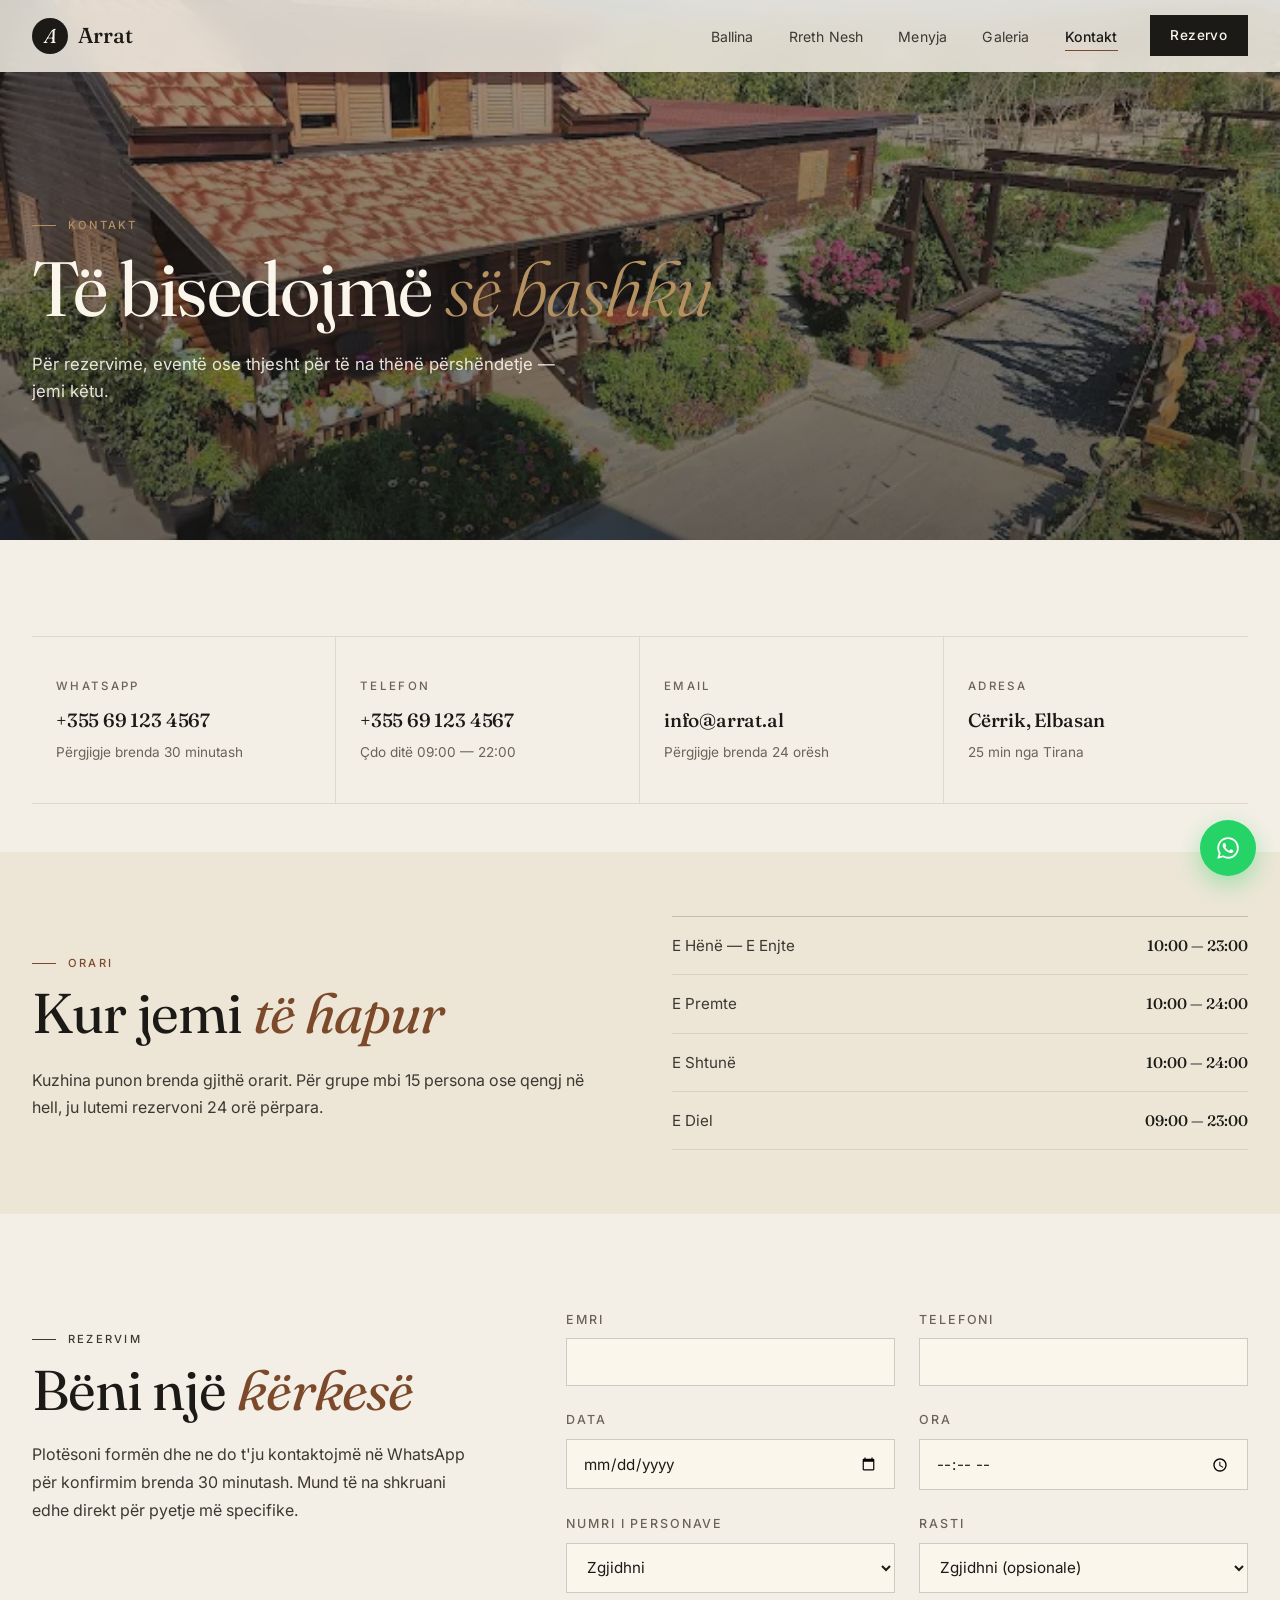
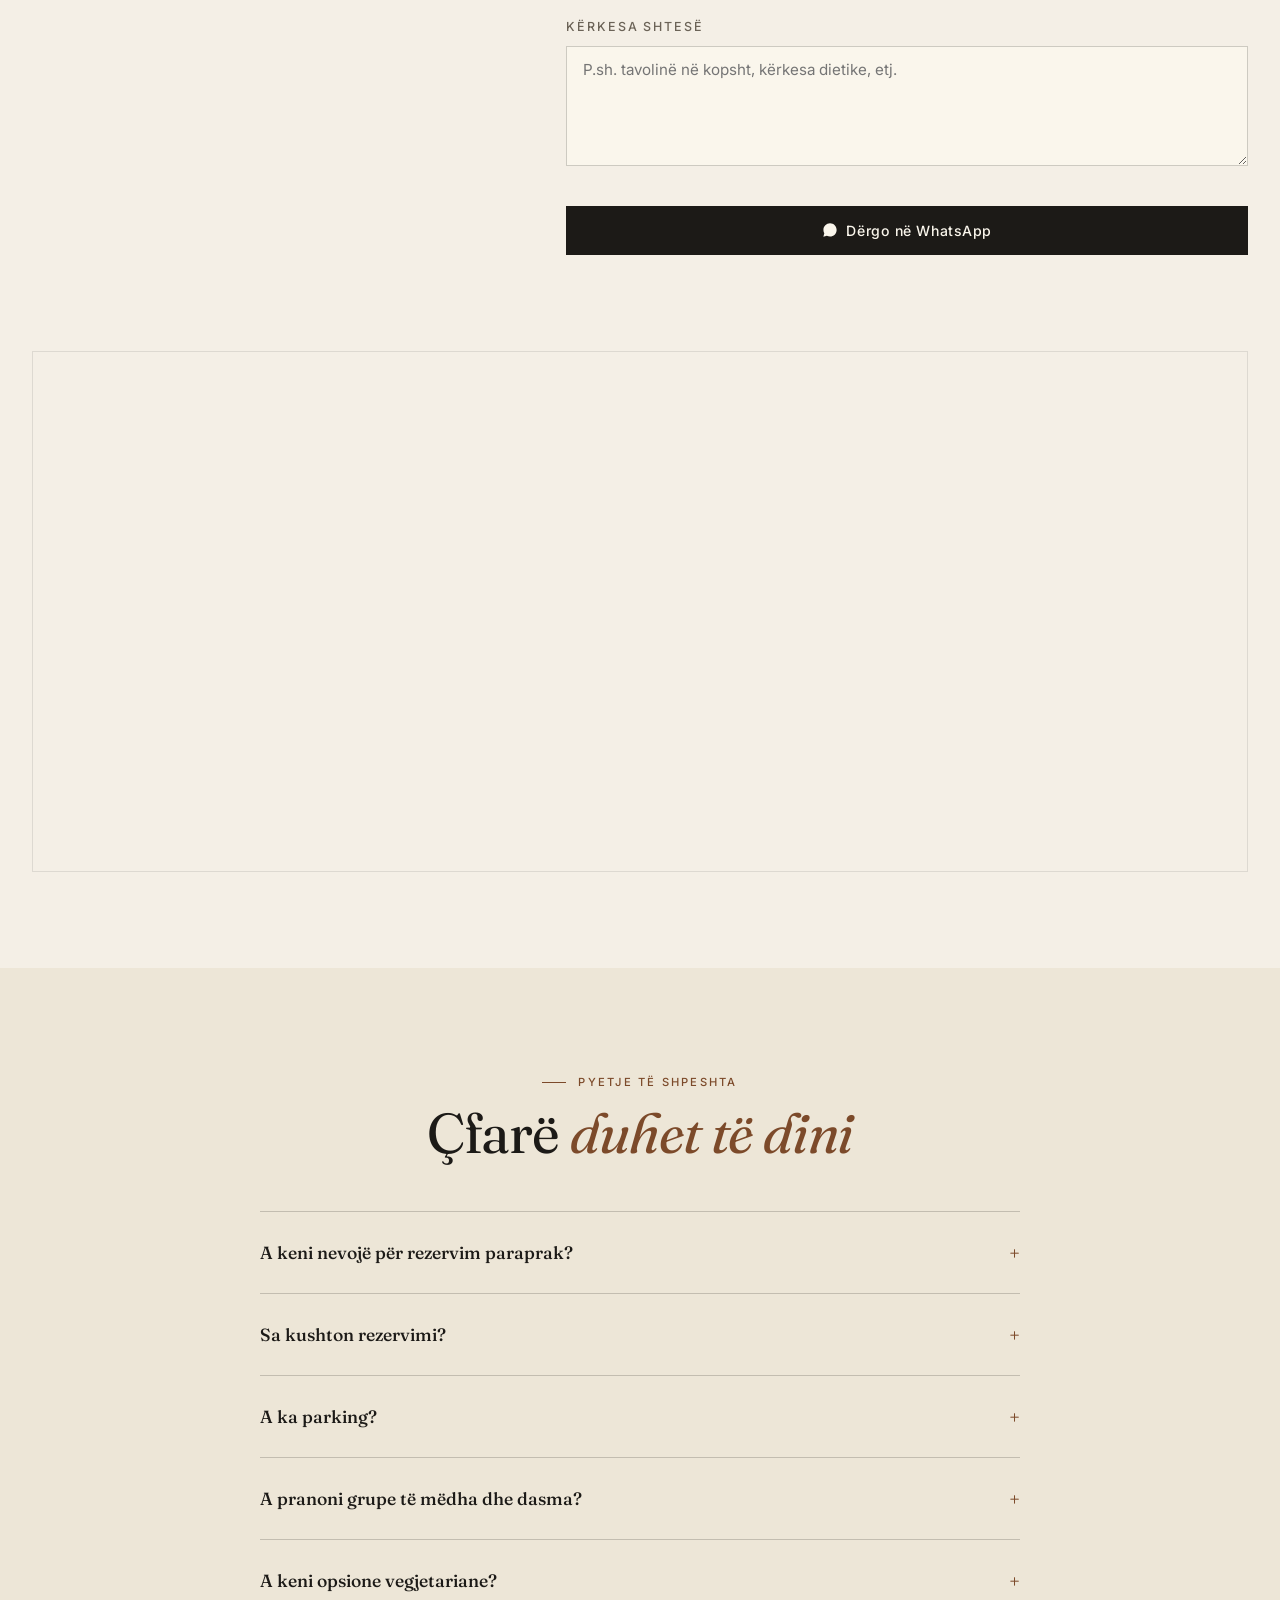
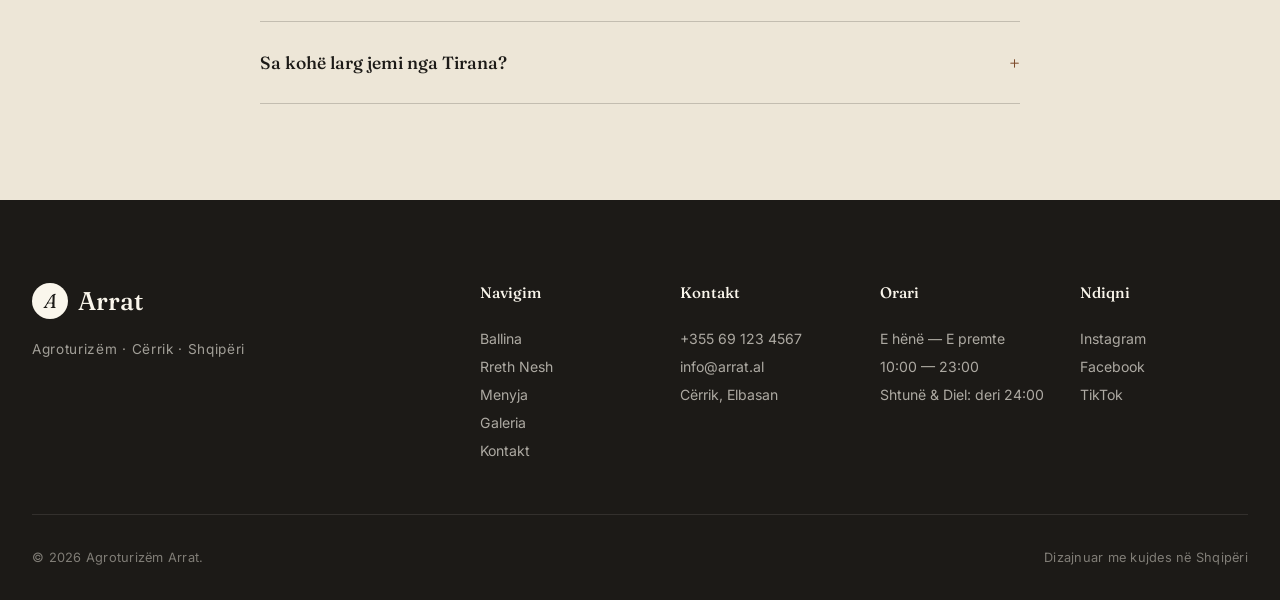
<file: kontakt.html>
<!DOCTYPE html>
<html lang="sq">
<head>
<meta charset="UTF-8">
<meta name="viewport" content="width=device-width, initial-scale=1.0">
<title>Kontakt — Arrat Agroturizëm</title>
<meta name="description" content="Kontaktoni Agroturizëm Arrat në Cërrik. Rezervime, orari, harta dhe pyetje të shpeshta.">
<link rel="preconnect" href="https://fonts.googleapis.com">
<link rel="preconnect" href="https://fonts.gstatic.com" crossorigin>
<link href="https://fonts.googleapis.com/css2?family=Fraunces:ital,opsz,wght@0,9..144,300;0,9..144,400;0,9..144,500;0,9..144,600;1,9..144,400&family=Inter:wght@300;400;500;600&display=swap" rel="stylesheet">
<link rel="stylesheet" href="styles.css">
</head>
<body>

<!-- Navigation -->
<nav class="nav" id="navbar">
  <div class="nav-inner">
    <a href="index.html" class="brand">
      <span class="brand-mark">A</span>
      <span class="brand-name">Arrat</span>
    </a>
    <ul class="nav-links" id="navMenu">
      <li><a href="index.html">Ballina</a></li>
      <li><a href="rreth-nesh.html">Rreth Nesh</a></li>
      <li><a href="menu.html">Menyja</a></li>
      <li><a href="galeria.html">Galeria</a></li>
      <li><a href="kontakt.html" class="active">Kontakt</a></li>
    </ul>
    <a href="https://wa.me/355691234567?text=P%C3%ABrsh%C3%ABndetje%2C%20d%C3%ABshiroj%20t%C3%AB%20rezervoj" class="nav-cta">Rezervo</a>
    <button class="nav-toggle" id="menuToggle" aria-label="Menu">
      <span></span><span></span>
    </button>
  </div>
</nav>

<!-- Page Header -->
<header class="page-header">
  <div class="page-header-bg"><img src="[data-uri]" alt=""></div>
  <div class="page-header-content">
    <p class="eyebrow light"><span class="eyebrow-dash"></span>Kontakt</p>
    <h1 class="page-header-title">Të bisedojmë <em>së bashku</em></h1>
    <p class="page-header-sub">Për rezervime, eventë ose thjesht për të na thënë përshëndetje — jemi këtu.</p>
  </div>
</header>

<!-- Contact cards -->
<section class="contact-intro">
  <div class="container">
    <div class="contact-grid">
      <div class="contact-card">
        <p class="contact-card-label">WhatsApp</p>
        <a href="https://wa.me/355691234567" class="contact-card-value">+355 69 123 4567</a>
        <p class="contact-card-sub">Përgjigje brenda 30 minutash</p>
      </div>
      <div class="contact-card">
        <p class="contact-card-label">Telefon</p>
        <a href="tel:+355691234567" class="contact-card-value">+355 69 123 4567</a>
        <p class="contact-card-sub">Çdo ditë 09:00 — 22:00</p>
      </div>
      <div class="contact-card">
        <p class="contact-card-label">Email</p>
        <a href="mailto:info@arrat.al" class="contact-card-value">info@arrat.al</a>
        <p class="contact-card-sub">Përgjigje brenda 24 orësh</p>
      </div>
      <div class="contact-card">
        <p class="contact-card-label">Adresa</p>
        <span class="contact-card-value">Cërrik, Elbasan</span>
        <p class="contact-card-sub">25 min nga Tirana</p>
      </div>
    </div>
  </div>
</section>

<!-- Hours -->
<section class="hours-section">
  <div class="container">
    <div class="hours-grid">
      <div>
        <p class="eyebrow"><span class="eyebrow-dash"></span>Orari</p>
        <h2 class="h-display">Kur jemi <em>të hapur</em></h2>
        <p style="margin-top: 1.5rem; color: var(--ink-70); line-height: 1.7;">Kuzhina punon brenda gjithë orarit. Për grupe mbi 15 persona ose qengj në hell, ju lutemi rezervoni 24 orë përpara.</p>
      </div>
      <div class="hours-list">
        <div class="hours-row">
          <span class="hours-day">E Hënë — E Enjte</span>
          <span class="hours-time">10:00 — 23:00</span>
        </div>
        <div class="hours-row">
          <span class="hours-day">E Premte</span>
          <span class="hours-time">10:00 — 24:00</span>
        </div>
        <div class="hours-row">
          <span class="hours-day">E Shtunë</span>
          <span class="hours-time">10:00 — 24:00</span>
        </div>
        <div class="hours-row">
          <span class="hours-day">E Diel</span>
          <span class="hours-time">09:00 — 23:00</span>
        </div>
      </div>
    </div>
  </div>
</section>

<!-- Reservation Form -->
<section class="reservation">
  <div class="container">
    <div class="reservation-grid">
      <div class="reservation-intro">
        <p class="eyebrow"><span class="eyebrow-dash"></span>Rezervim</p>
        <h2 class="h-display">Bëni një <em>kërkesë</em></h2>
        <p>Plotësoni formën dhe ne do t'ju kontaktojmë në WhatsApp për konfirmim brenda 30 minutash. Mund të na shkruani edhe direkt për pyetje më specifike.</p>
      </div>
      <form id="reservationForm">
        <div class="form-grid">
          <div class="form-group">
            <label class="form-label" for="name">Emri</label>
            <input class="form-input" type="text" id="name" name="name" required>
          </div>
          <div class="form-group">
            <label class="form-label" for="phone">Telefoni</label>
            <input class="form-input" type="tel" id="phone" name="phone" required>
          </div>
          <div class="form-group">
            <label class="form-label" for="date">Data</label>
            <input class="form-input" type="date" id="date" name="date" required>
          </div>
          <div class="form-group">
            <label class="form-label" for="time">Ora</label>
            <input class="form-input" type="time" id="time" name="time" required>
          </div>
          <div class="form-group">
            <label class="form-label" for="people">Numri i personave</label>
            <select class="form-select" id="people" name="people" required>
              <option value="">Zgjidhni</option>
              <option value="2">2 persona</option>
              <option value="3-4">3-4 persona</option>
              <option value="5-8">5-8 persona</option>
              <option value="9-15">9-15 persona</option>
              <option value="16+">16+ persona</option>
            </select>
          </div>
          <div class="form-group">
            <label class="form-label" for="occasion">Rasti</label>
            <select class="form-select" id="occasion" name="occasion">
              <option value="">Zgjidhni (opsionale)</option>
              <option value="Drekë familjare">Drekë familjare</option>
              <option value="Darkë romantike">Darkë romantike</option>
              <option value="Ditëlindje">Ditëlindje</option>
              <option value="Dasmë">Dasmë</option>
              <option value="Event biznesi">Event biznesi</option>
              <option value="Tjetër">Tjetër</option>
            </select>
          </div>
          <div class="form-group form-full">
            <label class="form-label" for="message">Kërkesa shtesë</label>
            <textarea class="form-textarea" id="message" name="message" placeholder="P.sh. tavolinë në kopsht, kërkesa dietike, etj."></textarea>
          </div>
          <button type="submit" class="btn btn-dark form-submit">
            <svg viewBox="0 0 24 24" fill="currentColor" width="16" height="16"><path d="M12.04 2c-5.46 0-9.91 4.45-9.91 9.91 0 1.75.46 3.45 1.32 4.95L2.05 22l5.25-1.38c1.45.79 3.08 1.21 4.74 1.21 5.46 0 9.91-4.45 9.91-9.91 0-2.65-1.03-5.14-2.9-7.01C17.18 3.03 14.69 2 12.04 2"/></svg>
            Dërgo në WhatsApp
          </button>
        </div>
      </form>
    </div>
  </div>
</section>

<!-- Map -->
<section class="map-section">
  <div class="container">
    <div class="map-wrap">
      <iframe src="https://www.google.com/maps/embed?pb=!1m18!1m12!1m3!1d2992.4!2d19.9756!3d41.0383!2m3!1f0!2f0!3f0!3m2!1i1024!2i768!4f13.1!3m3!1m2!1s0x0%3A0x0!2zNDHCsDAyJzE3LjkiTiAxOcKwNTgnMzIuMiJF!5e0!3m2!1ssq!2sal!4v1700000000000" allowfullscreen="" loading="lazy" referrerpolicy="no-referrer-when-downgrade" title="Harta e Arrat"></iframe>
    </div>
  </div>
</section>

<!-- FAQ -->
<section class="faq">
  <div class="container">
    <div class="faq-head">
      <p class="eyebrow"><span class="eyebrow-dash"></span>Pyetje të shpeshta</p>
      <h2 class="h-display">Çfarë <em>duhet të dini</em></h2>
    </div>
    <div class="faq-list">
      <div class="faq-item">
        <div class="faq-question">A keni nevojë për rezervim paraprak? <span class="faq-icon">+</span></div>
        <div class="faq-answer"><p>Rezervimi nuk është i detyrueshëm, por është rekomandueshëm — sidomos për fundjavë, festa dhe grupe. Për qengj në hell ose menu të personalizuara, na kontaktoni 24 orë përpara.</p></div>
      </div>
      <div class="faq-item">
        <div class="faq-question">Sa kushton rezervimi? <span class="faq-icon">+</span></div>
        <div class="faq-answer"><p>Rezervimi është falas. Paguani vetëm për atë që konsumoni nga menyja. Për eventë të mëdha (mbi 50 persona) mund të kërkojmë depozitë të vogël.</p></div>
      </div>
      <div class="faq-item">
        <div class="faq-question">A ka parking? <span class="faq-icon">+</span></div>
        <div class="faq-answer"><p>Po, kemi parking falas për rreth 60 makina, brenda territorit tonë.</p></div>
      </div>
      <div class="faq-item">
        <div class="faq-question">A pranoni grupe të mëdha dhe dasma? <span class="faq-icon">+</span></div>
        <div class="faq-answer"><p>Po, kemi sallë të madhe me oxhak qendror dhe hapësirë në kopsht për deri 200 persona. Për dasma dhe eventë na kontaktoni për një takim personal.</p></div>
      </div>
      <div class="faq-item">
        <div class="faq-question">A keni opsione vegjetariane? <span class="faq-icon">+</span></div>
        <div class="faq-answer"><p>Absolutisht. Shumica e pjatave të mezeve, sallatave dhe ëmbëlsirave janë vegjetariane. Na njoftoni paraprakisht për kërkesa specifike (vegane, pa gluten, etj.).</p></div>
      </div>
      <div class="faq-item">
        <div class="faq-question">Sa kohë larg jemi nga Tirana? <span class="faq-icon">+</span></div>
        <div class="faq-answer"><p>Rreth 25 minuta me makinë nga qendra e Tiranës nëpër autostradën Tiranë-Elbasan. 15 minuta nga Elbasani dhe 35 minuta nga Durrësi.</p></div>
      </div>
    </div>
  </div>
</section>

<!-- Footer -->
<footer class="footer">
  <div class="container">
    <div class="footer-top">
      <div class="footer-brand">
        <div class="footer-brand-logo">
          <span class="brand-mark">A</span>
          <span class="footer-brand-name">Arrat</span>
        </div>
        <p class="footer-tagline">Agroturizëm · Cërrik · Shqipëri</p>
      </div>
      <div class="footer-cols">
        <div class="footer-col">
          <h4>Navigim</h4>
          <a href="index.html">Ballina</a>
          <a href="rreth-nesh.html">Rreth Nesh</a>
          <a href="menu.html">Menyja</a>
          <a href="galeria.html">Galeria</a>
          <a href="kontakt.html">Kontakt</a>
        </div>
        <div class="footer-col">
          <h4>Kontakt</h4>
          <a href="tel:+355691234567">+355 69 123 4567</a>
          <a href="mailto:info@arrat.al">info@arrat.al</a>
          <span>Cërrik, Elbasan</span>
        </div>
        <div class="footer-col">
          <h4>Orari</h4>
          <span>E hënë — E premte</span>
          <span>10:00 — 23:00</span>
          <span>Shtunë & Diel: deri 24:00</span>
        </div>
        <div class="footer-col">
          <h4>Ndiqni</h4>
          <a href="#">Instagram</a>
          <a href="#">Facebook</a>
          <a href="#">TikTok</a>
        </div>
      </div>
    </div>
    <div class="footer-bottom">
      <p>© <span id="currentYear">2026</span> Agroturizëm Arrat.</p>
      <p>Dizajnuar me kujdes në Shqipëri</p>
    </div>
  </div>
</footer>

<!-- Floating WhatsApp -->
<a href="https://wa.me/355691234567?text=P%C3%ABrsh%C3%ABndetje%2C%20d%C3%ABshiroj%20informacion%20p%C3%ABr%20Agroturiz%C3%ABm%20Arrat" class="fab-wa" aria-label="WhatsApp">
  <svg viewBox="0 0 24 24" fill="currentColor" width="26" height="26"><path d="M12.04 2c-5.46 0-9.91 4.45-9.91 9.91 0 1.75.46 3.45 1.32 4.95L2.05 22l5.25-1.38c1.45.79 3.08 1.21 4.74 1.21 5.46 0 9.91-4.45 9.91-9.91 0-2.65-1.03-5.14-2.9-7.01C17.18 3.03 14.69 2 12.04 2m.01 1.67c2.2 0 4.26.86 5.82 2.42a8.23 8.23 0 0 1 2.41 5.83c0 4.54-3.7 8.23-8.24 8.23-1.48 0-2.93-.39-4.19-1.15l-.3-.17-3.12.82.83-3.04-.2-.32a8.188 8.188 0 0 1-1.26-4.38c.01-4.54 3.7-8.24 8.25-8.24M8.53 7.33c-.16 0-.43.06-.66.31-.22.25-.87.86-.87 2.07 0 1.22.89 2.39 1 2.56.14.17 1.76 2.67 4.25 3.73.59.27 1.05.42 1.41.53.59.19 1.13.16 1.56.1.48-.07 1.46-.6 1.67-1.18.2-.58.2-1.07.14-1.18-.07-.1-.23-.16-.48-.27-.25-.14-1.47-.74-1.69-.82-.23-.08-.37-.12-.56.12-.16.25-.64.81-.78.97-.15.17-.29.19-.53.07-.26-.13-1.06-.39-2-1.23-.74-.66-1.23-1.47-1.38-1.72-.12-.24-.01-.39.11-.5.11-.11.27-.29.37-.44.13-.14.17-.25.25-.41.08-.17.04-.31-.02-.43-.06-.11-.56-1.35-.77-1.84-.2-.48-.4-.42-.56-.43-.14 0-.3-.01-.47-.01"/></svg>
</a>

<script src="script.js"></script>
</body>
</html>
</file>
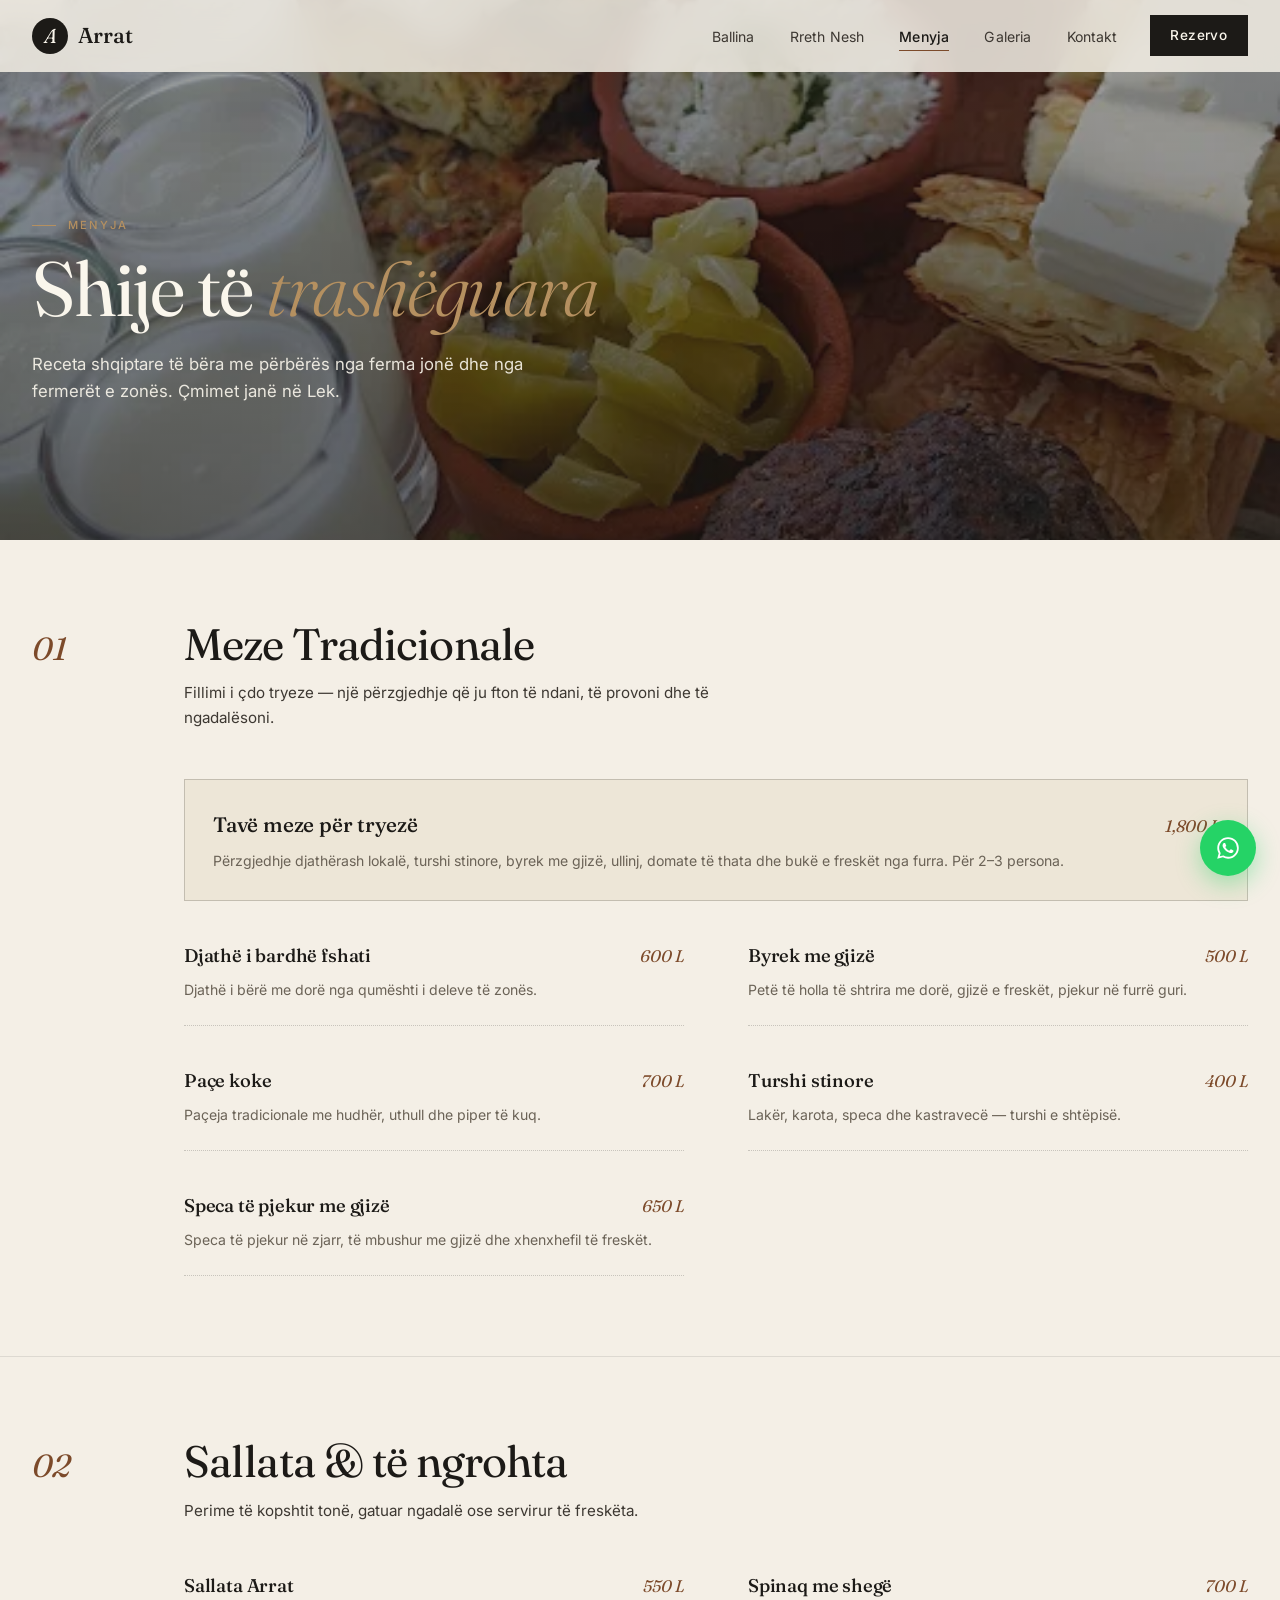
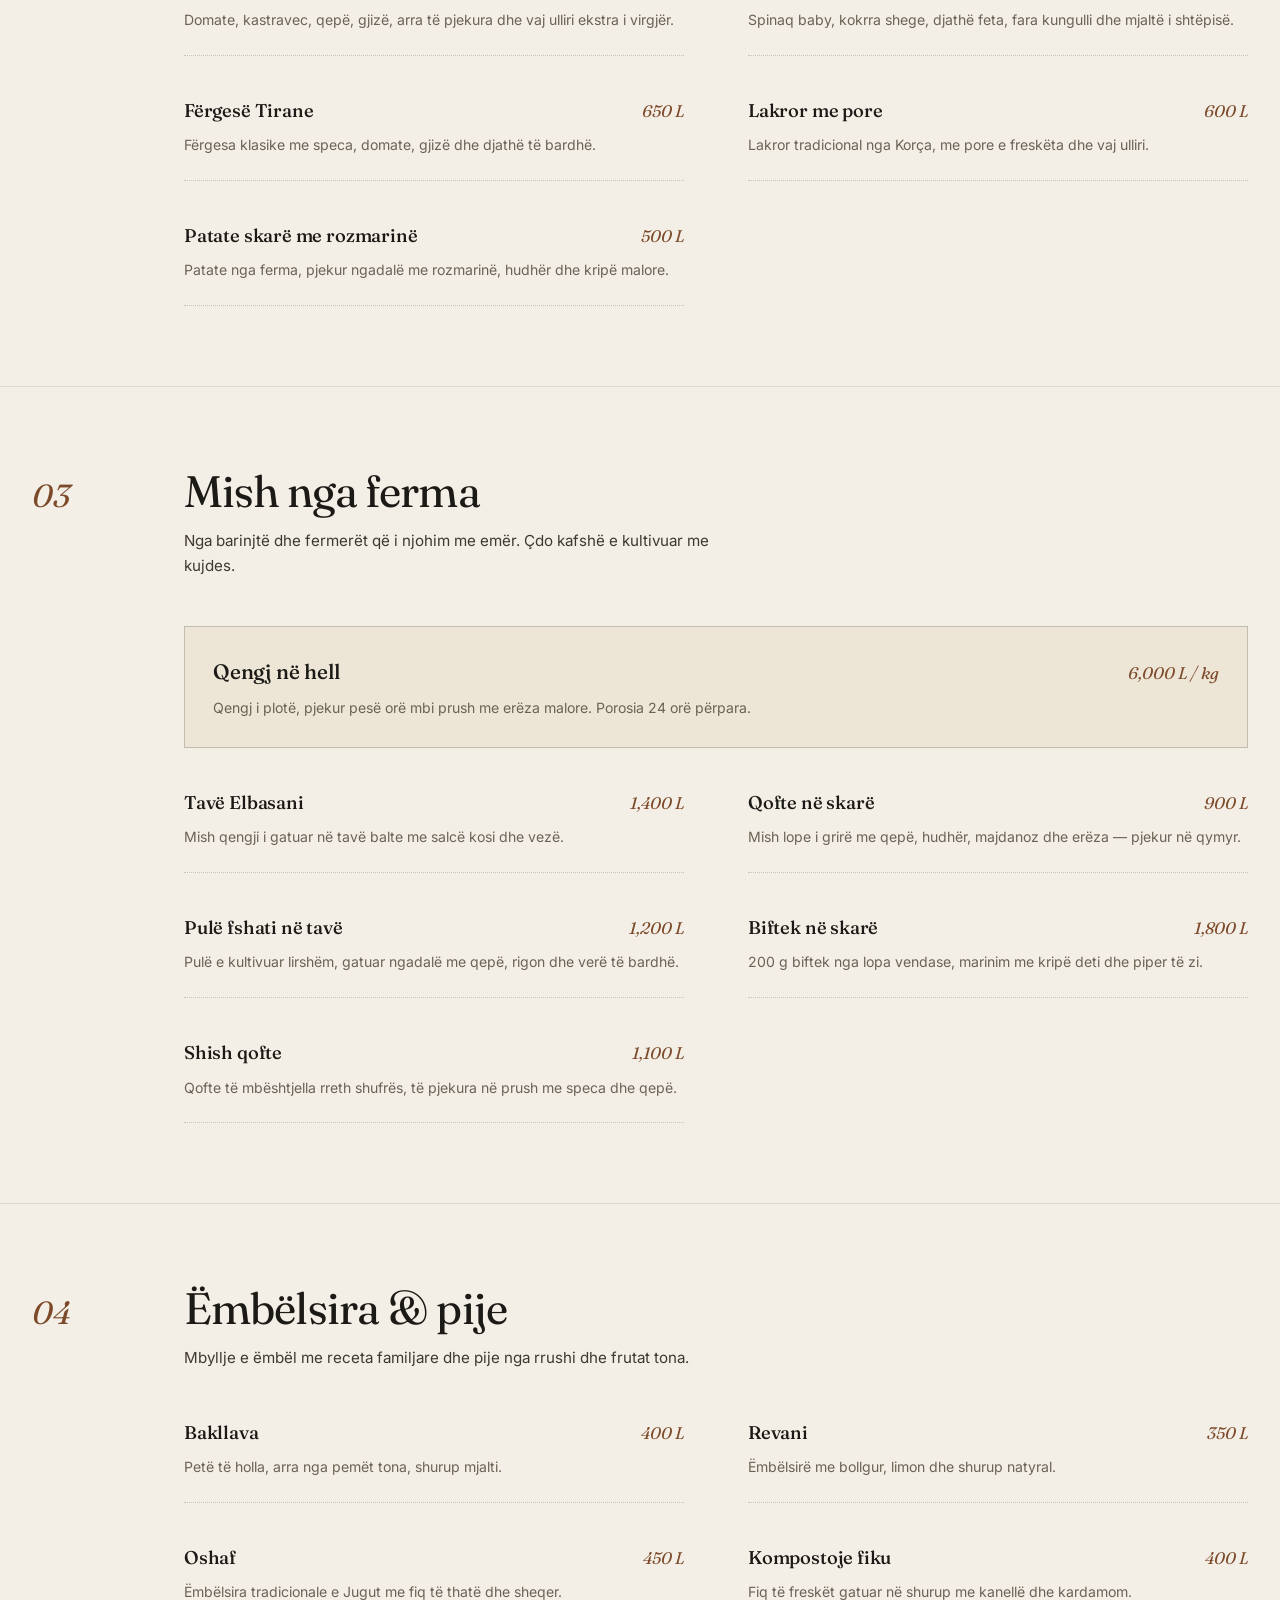
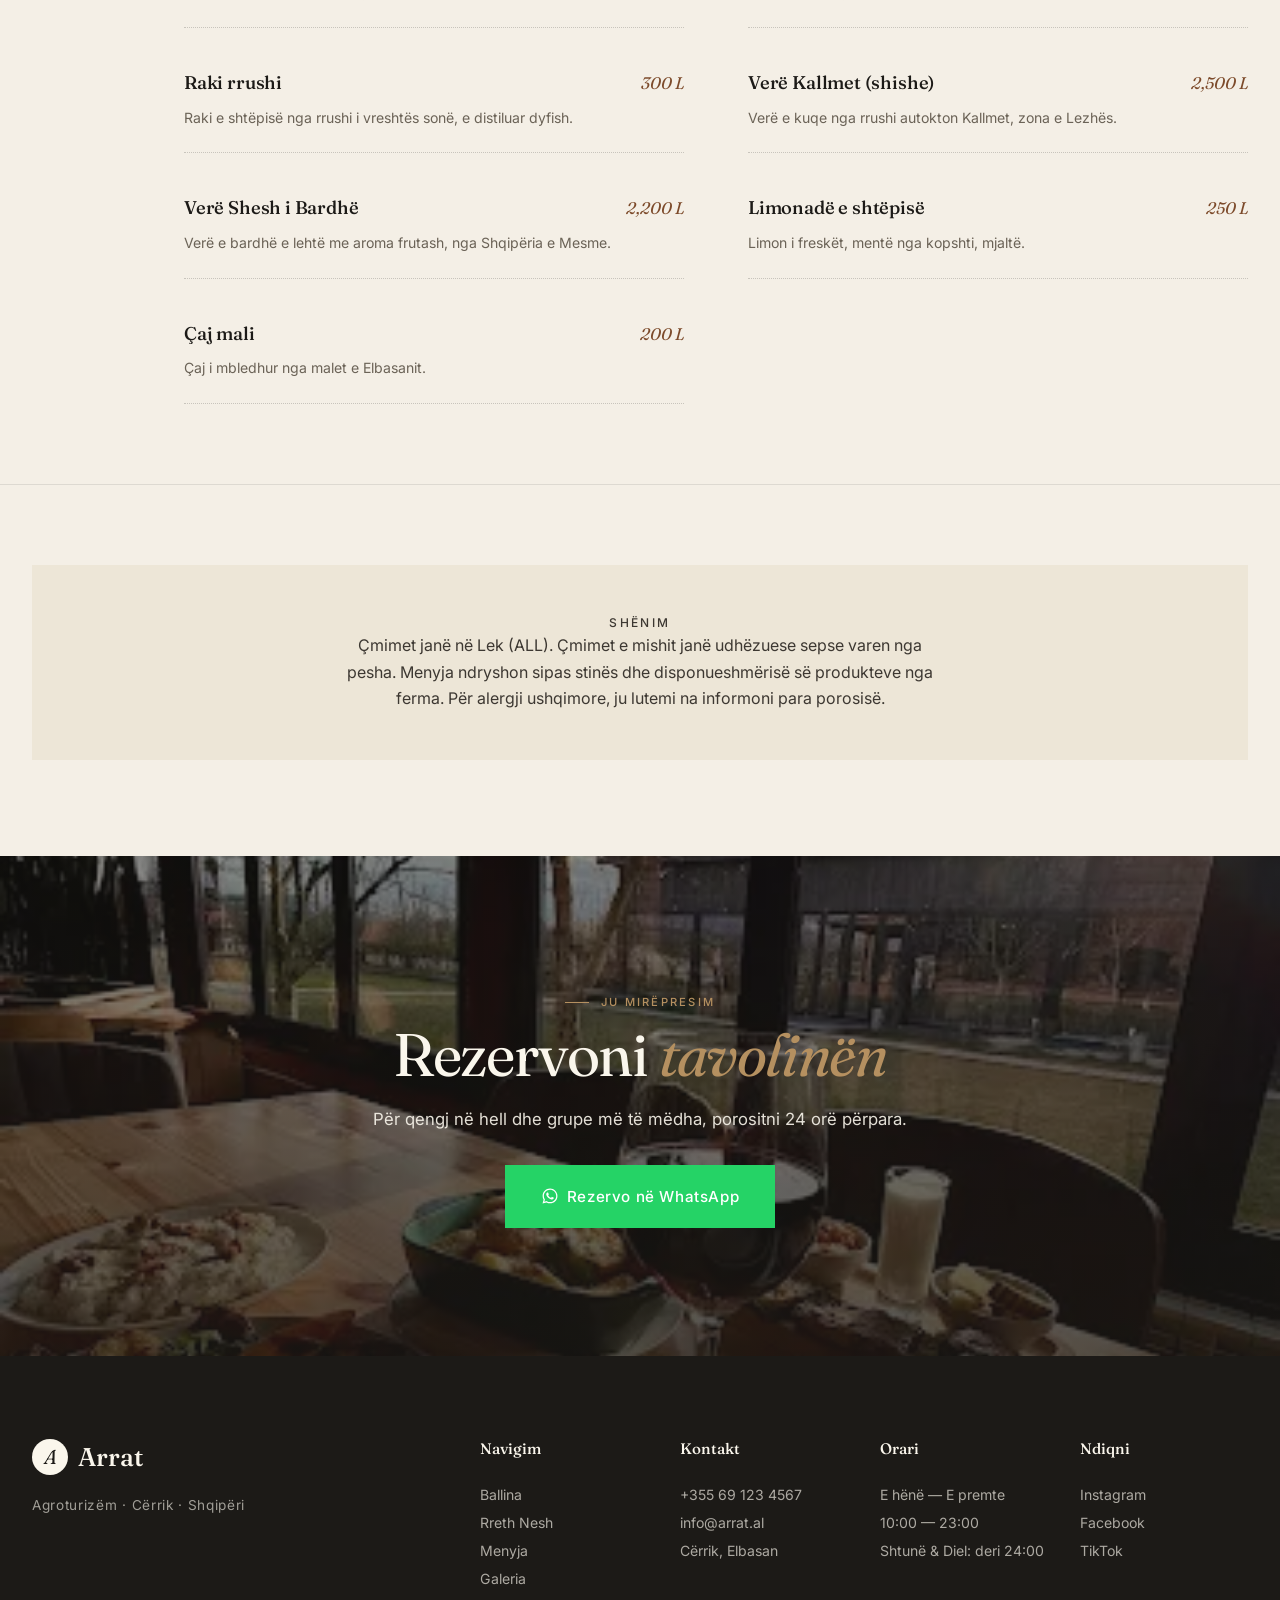
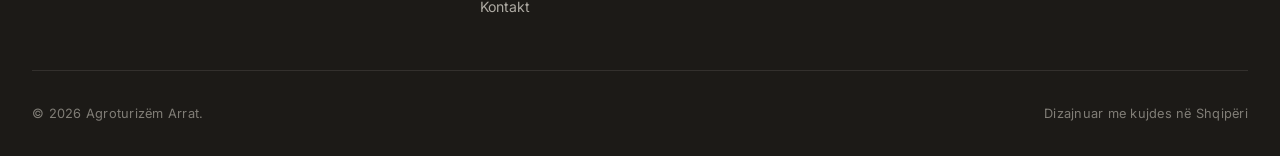
<file: menu.html>
<!DOCTYPE html>
<html lang="sq">
<head>
<meta charset="UTF-8">
<meta name="viewport" content="width=device-width, initial-scale=1.0">
<title>Menyja — Arrat Agroturizëm</title>
<meta name="description" content="Menyja e Agroturizëm Arrat — kuzhinë tradicionale shqiptare, meze, mish nga ferma, ëmbëlsira dhe pije lokale.">
<link rel="preconnect" href="https://fonts.googleapis.com">
<link rel="preconnect" href="https://fonts.gstatic.com" crossorigin>
<link href="https://fonts.googleapis.com/css2?family=Fraunces:ital,opsz,wght@0,9..144,300;0,9..144,400;0,9..144,500;0,9..144,600;1,9..144,400&family=Inter:wght@300;400;500;600&display=swap" rel="stylesheet">
<link rel="stylesheet" href="styles.css">
</head>
<body>

<!-- Navigation -->
<nav class="nav" id="navbar">
  <div class="nav-inner">
    <a href="index.html" class="brand">
      <span class="brand-mark">A</span>
      <span class="brand-name">Arrat</span>
    </a>
    <ul class="nav-links" id="navMenu">
      <li><a href="index.html">Ballina</a></li>
      <li><a href="rreth-nesh.html">Rreth Nesh</a></li>
      <li><a href="menu.html" class="active">Menyja</a></li>
      <li><a href="galeria.html">Galeria</a></li>
      <li><a href="kontakt.html">Kontakt</a></li>
    </ul>
    <a href="https://wa.me/355691234567?text=P%C3%ABrsh%C3%ABndetje%2C%20d%C3%ABshiroj%20t%C3%AB%20rezervoj" class="nav-cta">Rezervo</a>
    <button class="nav-toggle" id="menuToggle" aria-label="Menu">
      <span></span><span></span>
    </button>
  </div>
</nav>

<!-- Page Header -->
<header class="page-header">
  <div class="page-header-bg"><img src="[data-uri]" alt=""></div>
  <div class="page-header-content">
    <p class="eyebrow light"><span class="eyebrow-dash"></span>Menyja</p>
    <h1 class="page-header-title">Shije të <em>trashëguara</em></h1>
    <p class="page-header-sub">Receta shqiptare të bëra me përbërës nga ferma jonë dhe nga fermerët e zonës. Çmimet janë në Lek.</p>
  </div>
</header>

<!-- Menu Section 01 — Meze -->
<section class="menu-section">
  <div class="container">
    <div class="menu-section-head">
      <span class="menu-section-num">01</span>
      <div>
        <h2 class="menu-section-title">Meze Tradicionale</h2>
        <p class="menu-section-desc">Fillimi i çdo tryeze — një përzgjedhje që ju fton të ndani, të provoni dhe të ngadalësoni.</p>
      </div>
    </div>
    <div class="menu-list">
      <div class="menu-item featured">
        <div class="menu-item-head">
          <span class="menu-item-name">Tavë meze për tryezë</span>
          <span class="menu-item-price">1,800 L</span>
        </div>
        <p class="menu-item-desc">Përzgjedhje djathërash lokalë, turshi stinore, byrek me gjizë, ullinj, domate të thata dhe bukë e freskët nga furra. Për 2–3 persona.</p>
      </div>
      <div class="menu-item">
        <div class="menu-item-head">
          <span class="menu-item-name">Djathë i bardhë fshati</span>
          <span class="menu-item-price">600 L</span>
        </div>
        <p class="menu-item-desc">Djathë i bërë me dorë nga qumështi i deleve të zonës.</p>
      </div>
      <div class="menu-item">
        <div class="menu-item-head">
          <span class="menu-item-name">Byrek me gjizë</span>
          <span class="menu-item-price">500 L</span>
        </div>
        <p class="menu-item-desc">Petë të holla të shtrira me dorë, gjizë e freskët, pjekur në furrë guri.</p>
      </div>
      <div class="menu-item">
        <div class="menu-item-head">
          <span class="menu-item-name">Paçe koke</span>
          <span class="menu-item-price">700 L</span>
        </div>
        <p class="menu-item-desc">Paçeja tradicionale me hudhër, uthull dhe piper të kuq.</p>
      </div>
      <div class="menu-item">
        <div class="menu-item-head">
          <span class="menu-item-name">Turshi stinore</span>
          <span class="menu-item-price">400 L</span>
        </div>
        <p class="menu-item-desc">Lakër, karota, speca dhe kastravecë — turshi e shtëpisë.</p>
      </div>
      <div class="menu-item">
        <div class="menu-item-head">
          <span class="menu-item-name">Speca të pjekur me gjizë</span>
          <span class="menu-item-price">650 L</span>
        </div>
        <p class="menu-item-desc">Speca të pjekur në zjarr, të mbushur me gjizë dhe xhenxhefil të freskët.</p>
      </div>
    </div>
  </div>
</section>

<!-- Menu Section 02 — Sallata & të ngrohta -->
<section class="menu-section">
  <div class="container">
    <div class="menu-section-head">
      <span class="menu-section-num">02</span>
      <div>
        <h2 class="menu-section-title">Sallata & të ngrohta</h2>
        <p class="menu-section-desc">Perime të kopshtit tonë, gatuar ngadalë ose servirur të freskëta.</p>
      </div>
    </div>
    <div class="menu-list">
      <div class="menu-item">
        <div class="menu-item-head">
          <span class="menu-item-name">Sallata Arrat</span>
          <span class="menu-item-price">550 L</span>
        </div>
        <p class="menu-item-desc">Domate, kastravec, qepë, gjizë, arra të pjekura dhe vaj ulliri ekstra i virgjër.</p>
      </div>
      <div class="menu-item">
        <div class="menu-item-head">
          <span class="menu-item-name">Spinaq me shegë</span>
          <span class="menu-item-price">700 L</span>
        </div>
        <p class="menu-item-desc">Spinaq baby, kokrra shege, djathë feta, fara kungulli dhe mjaltë i shtëpisë.</p>
      </div>
      <div class="menu-item">
        <div class="menu-item-head">
          <span class="menu-item-name">Fërgesë Tirane</span>
          <span class="menu-item-price">650 L</span>
        </div>
        <p class="menu-item-desc">Fërgesa klasike me speca, domate, gjizë dhe djathë të bardhë.</p>
      </div>
      <div class="menu-item">
        <div class="menu-item-head">
          <span class="menu-item-name">Lakror me pore</span>
          <span class="menu-item-price">600 L</span>
        </div>
        <p class="menu-item-desc">Lakror tradicional nga Korça, me pore e freskëta dhe vaj ulliri.</p>
      </div>
      <div class="menu-item">
        <div class="menu-item-head">
          <span class="menu-item-name">Patate skarë me rozmarinë</span>
          <span class="menu-item-price">500 L</span>
        </div>
        <p class="menu-item-desc">Patate nga ferma, pjekur ngadalë me rozmarinë, hudhër dhe kripë malore.</p>
      </div>
    </div>
  </div>
</section>

<!-- Menu Section 03 — Mish -->
<section class="menu-section">
  <div class="container">
    <div class="menu-section-head">
      <span class="menu-section-num">03</span>
      <div>
        <h2 class="menu-section-title">Mish nga ferma</h2>
        <p class="menu-section-desc">Nga barinjtë dhe fermerët që i njohim me emër. Çdo kafshë e kultivuar me kujdes.</p>
      </div>
    </div>
    <div class="menu-list">
      <div class="menu-item featured">
        <div class="menu-item-head">
          <span class="menu-item-name">Qengj në hell</span>
          <span class="menu-item-price">6,000 L / kg</span>
        </div>
        <p class="menu-item-desc">Qengj i plotë, pjekur pesë orë mbi prush me erëza malore. Porosia 24 orë përpara.</p>
      </div>
      <div class="menu-item">
        <div class="menu-item-head">
          <span class="menu-item-name">Tavë Elbasani</span>
          <span class="menu-item-price">1,400 L</span>
        </div>
        <p class="menu-item-desc">Mish qengji i gatuar në tavë balte me salcë kosi dhe vezë.</p>
      </div>
      <div class="menu-item">
        <div class="menu-item-head">
          <span class="menu-item-name">Qofte në skarë</span>
          <span class="menu-item-price">900 L</span>
        </div>
        <p class="menu-item-desc">Mish lope i grirë me qepë, hudhër, majdanoz dhe erëza — pjekur në qymyr.</p>
      </div>
      <div class="menu-item">
        <div class="menu-item-head">
          <span class="menu-item-name">Pulë fshati në tavë</span>
          <span class="menu-item-price">1,200 L</span>
        </div>
        <p class="menu-item-desc">Pulë e kultivuar lirshëm, gatuar ngadalë me qepë, rigon dhe verë të bardhë.</p>
      </div>
      <div class="menu-item">
        <div class="menu-item-head">
          <span class="menu-item-name">Biftek në skarë</span>
          <span class="menu-item-price">1,800 L</span>
        </div>
        <p class="menu-item-desc">200 g biftek nga lopa vendase, marinim me kripë deti dhe piper të zi.</p>
      </div>
      <div class="menu-item">
        <div class="menu-item-head">
          <span class="menu-item-name">Shish qofte</span>
          <span class="menu-item-price">1,100 L</span>
        </div>
        <p class="menu-item-desc">Qofte të mbështjella rreth shufrës, të pjekura në prush me speca dhe qepë.</p>
      </div>
    </div>
  </div>
</section>

<!-- Menu Section 04 — Ëmbëlsira -->
<section class="menu-section">
  <div class="container">
    <div class="menu-section-head">
      <span class="menu-section-num">04</span>
      <div>
        <h2 class="menu-section-title">Ëmbëlsira & pije</h2>
        <p class="menu-section-desc">Mbyllje e ëmbël me receta familjare dhe pije nga rrushi dhe frutat tona.</p>
      </div>
    </div>
    <div class="menu-list">
      <div class="menu-item">
        <div class="menu-item-head">
          <span class="menu-item-name">Bakllava</span>
          <span class="menu-item-price">400 L</span>
        </div>
        <p class="menu-item-desc">Petë të holla, arra nga pemët tona, shurup mjalti.</p>
      </div>
      <div class="menu-item">
        <div class="menu-item-head">
          <span class="menu-item-name">Revani</span>
          <span class="menu-item-price">350 L</span>
        </div>
        <p class="menu-item-desc">Ëmbëlsirë me bollgur, limon dhe shurup natyral.</p>
      </div>
      <div class="menu-item">
        <div class="menu-item-head">
          <span class="menu-item-name">Oshaf</span>
          <span class="menu-item-price">450 L</span>
        </div>
        <p class="menu-item-desc">Ëmbëlsira tradicionale e Jugut me fiq të thatë dhe sheqer.</p>
      </div>
      <div class="menu-item">
        <div class="menu-item-head">
          <span class="menu-item-name">Kompostoje fiku</span>
          <span class="menu-item-price">400 L</span>
        </div>
        <p class="menu-item-desc">Fiq të freskët gatuar në shurup me kanellë dhe kardamom.</p>
      </div>
      <div class="menu-item">
        <div class="menu-item-head">
          <span class="menu-item-name">Raki rrushi</span>
          <span class="menu-item-price">300 L</span>
        </div>
        <p class="menu-item-desc">Raki e shtëpisë nga rrushi i vreshtës sonë, e distiluar dyfish.</p>
      </div>
      <div class="menu-item">
        <div class="menu-item-head">
          <span class="menu-item-name">Verë Kallmet (shishe)</span>
          <span class="menu-item-price">2,500 L</span>
        </div>
        <p class="menu-item-desc">Verë e kuqe nga rrushi autokton Kallmet, zona e Lezhës.</p>
      </div>
      <div class="menu-item">
        <div class="menu-item-head">
          <span class="menu-item-name">Verë Shesh i Bardhë</span>
          <span class="menu-item-price">2,200 L</span>
        </div>
        <p class="menu-item-desc">Verë e bardhë e lehtë me aroma frutash, nga Shqipëria e Mesme.</p>
      </div>
      <div class="menu-item">
        <div class="menu-item-head">
          <span class="menu-item-name">Limonadë e shtëpisë</span>
          <span class="menu-item-price">250 L</span>
        </div>
        <p class="menu-item-desc">Limon i freskët, mentë nga kopshti, mjaltë.</p>
      </div>
      <div class="menu-item">
        <div class="menu-item-head">
          <span class="menu-item-name">Çaj mali</span>
          <span class="menu-item-price">200 L</span>
        </div>
        <p class="menu-item-desc">Çaj i mbledhur nga malet e Elbasanit.</p>
      </div>
    </div>
  </div>
</section>

<!-- Note -->
<section class="container" style="padding: 3rem 2rem 6rem;">
  <div class="menu-note">
    <p class="menu-note-label">Shënim</p>
    <p>Çmimet janë në Lek (ALL). Çmimet e mishit janë udhëzuese sepse varen nga pesha. Menyja ndryshon sipas stinës dhe disponueshmërisë së produkteve nga ferma. Për alergji ushqimore, ju lutemi na informoni para porosisë.</p>
  </div>
</section>

<!-- CTA -->
<section class="cta">
  <div class="cta-bg"><img src="[data-uri]" alt=""></div>
  <div class="cta-content">
    <p class="eyebrow light"><span class="eyebrow-dash"></span>Ju mirëpresim</p>
    <h2 class="cta-title">Rezervoni <em>tavolinën</em></h2>
    <p class="cta-sub">Për qengj në hell dhe grupe më të mëdha, porositni 24 orë përpara.</p>
    <a href="https://wa.me/355691234567?text=P%C3%ABrsh%C3%ABndetje%2C%20d%C3%ABshiroj%20t%C3%AB%20rezervoj%20n%C3%AB%20Agroturiz%C3%ABm%20Arrat" class="btn btn-whatsapp btn-lg">
      <svg viewBox="0 0 24 24" fill="currentColor" width="18" height="18"><path d="M12.04 2c-5.46 0-9.91 4.45-9.91 9.91 0 1.75.46 3.45 1.32 4.95L2.05 22l5.25-1.38c1.45.79 3.08 1.21 4.74 1.21 5.46 0 9.91-4.45 9.91-9.91 0-2.65-1.03-5.14-2.9-7.01C17.18 3.03 14.69 2 12.04 2m.01 1.67c2.2 0 4.26.86 5.82 2.42a8.23 8.23 0 0 1 2.41 5.83c0 4.54-3.7 8.23-8.24 8.23-1.48 0-2.93-.39-4.19-1.15l-.3-.17-3.12.82.83-3.04-.2-.32a8.188 8.188 0 0 1-1.26-4.38c.01-4.54 3.7-8.24 8.25-8.24M8.53 7.33c-.16 0-.43.06-.66.31-.22.25-.87.86-.87 2.07 0 1.22.89 2.39 1 2.56.14.17 1.76 2.67 4.25 3.73.59.27 1.05.42 1.41.53.59.19 1.13.16 1.56.1.48-.07 1.46-.6 1.67-1.18.2-.58.2-1.07.14-1.18-.07-.1-.23-.16-.48-.27-.25-.14-1.47-.74-1.69-.82-.23-.08-.37-.12-.56.12-.16.25-.64.81-.78.97-.15.17-.29.19-.53.07-.26-.13-1.06-.39-2-1.23-.74-.66-1.23-1.47-1.38-1.72-.12-.24-.01-.39.11-.5.11-.11.27-.29.37-.44.13-.14.17-.25.25-.41.08-.17.04-.31-.02-.43-.06-.11-.56-1.35-.77-1.84-.2-.48-.4-.42-.56-.43-.14 0-.3-.01-.47-.01"/></svg>
      Rezervo në WhatsApp
    </a>
  </div>
</section>

<!-- Footer -->
<footer class="footer">
  <div class="container">
    <div class="footer-top">
      <div class="footer-brand">
        <div class="footer-brand-logo">
          <span class="brand-mark">A</span>
          <span class="footer-brand-name">Arrat</span>
        </div>
        <p class="footer-tagline">Agroturizëm · Cërrik · Shqipëri</p>
      </div>
      <div class="footer-cols">
        <div class="footer-col">
          <h4>Navigim</h4>
          <a href="index.html">Ballina</a>
          <a href="rreth-nesh.html">Rreth Nesh</a>
          <a href="menu.html">Menyja</a>
          <a href="galeria.html">Galeria</a>
          <a href="kontakt.html">Kontakt</a>
        </div>
        <div class="footer-col">
          <h4>Kontakt</h4>
          <a href="tel:+355691234567">+355 69 123 4567</a>
          <a href="mailto:info@arrat.al">info@arrat.al</a>
          <span>Cërrik, Elbasan</span>
        </div>
        <div class="footer-col">
          <h4>Orari</h4>
          <span>E hënë — E premte</span>
          <span>10:00 — 23:00</span>
          <span>Shtunë & Diel: deri 24:00</span>
        </div>
        <div class="footer-col">
          <h4>Ndiqni</h4>
          <a href="#">Instagram</a>
          <a href="#">Facebook</a>
          <a href="#">TikTok</a>
        </div>
      </div>
    </div>
    <div class="footer-bottom">
      <p>© <span id="currentYear">2026</span> Agroturizëm Arrat.</p>
      <p>Dizajnuar me kujdes në Shqipëri</p>
    </div>
  </div>
</footer>

<!-- Floating WhatsApp -->
<a href="https://wa.me/355691234567?text=P%C3%ABrsh%C3%ABndetje%2C%20d%C3%ABshiroj%20informacion%20p%C3%ABr%20Agroturiz%C3%ABm%20Arrat" class="fab-wa" aria-label="WhatsApp">
  <svg viewBox="0 0 24 24" fill="currentColor" width="26" height="26"><path d="M12.04 2c-5.46 0-9.91 4.45-9.91 9.91 0 1.75.46 3.45 1.32 4.95L2.05 22l5.25-1.38c1.45.79 3.08 1.21 4.74 1.21 5.46 0 9.91-4.45 9.91-9.91 0-2.65-1.03-5.14-2.9-7.01C17.18 3.03 14.69 2 12.04 2m.01 1.67c2.2 0 4.26.86 5.82 2.42a8.23 8.23 0 0 1 2.41 5.83c0 4.54-3.7 8.23-8.24 8.23-1.48 0-2.93-.39-4.19-1.15l-.3-.17-3.12.82.83-3.04-.2-.32a8.188 8.188 0 0 1-1.26-4.38c.01-4.54 3.7-8.24 8.25-8.24M8.53 7.33c-.16 0-.43.06-.66.31-.22.25-.87.86-.87 2.07 0 1.22.89 2.39 1 2.56.14.17 1.76 2.67 4.25 3.73.59.27 1.05.42 1.41.53.59.19 1.13.16 1.56.1.48-.07 1.46-.6 1.67-1.18.2-.58.2-1.07.14-1.18-.07-.1-.23-.16-.48-.27-.25-.14-1.47-.74-1.69-.82-.23-.08-.37-.12-.56.12-.16.25-.64.81-.78.97-.15.17-.29.19-.53.07-.26-.13-1.06-.39-2-1.23-.74-.66-1.23-1.47-1.38-1.72-.12-.24-.01-.39.11-.5.11-.11.27-.29.37-.44.13-.14.17-.25.25-.41.08-.17.04-.31-.02-.43-.06-.11-.56-1.35-.77-1.84-.2-.48-.4-.42-.56-.43-.14 0-.3-.01-.47-.01"/></svg>
</a>

<script src="script.js"></script>
</body>
</html>
</file>
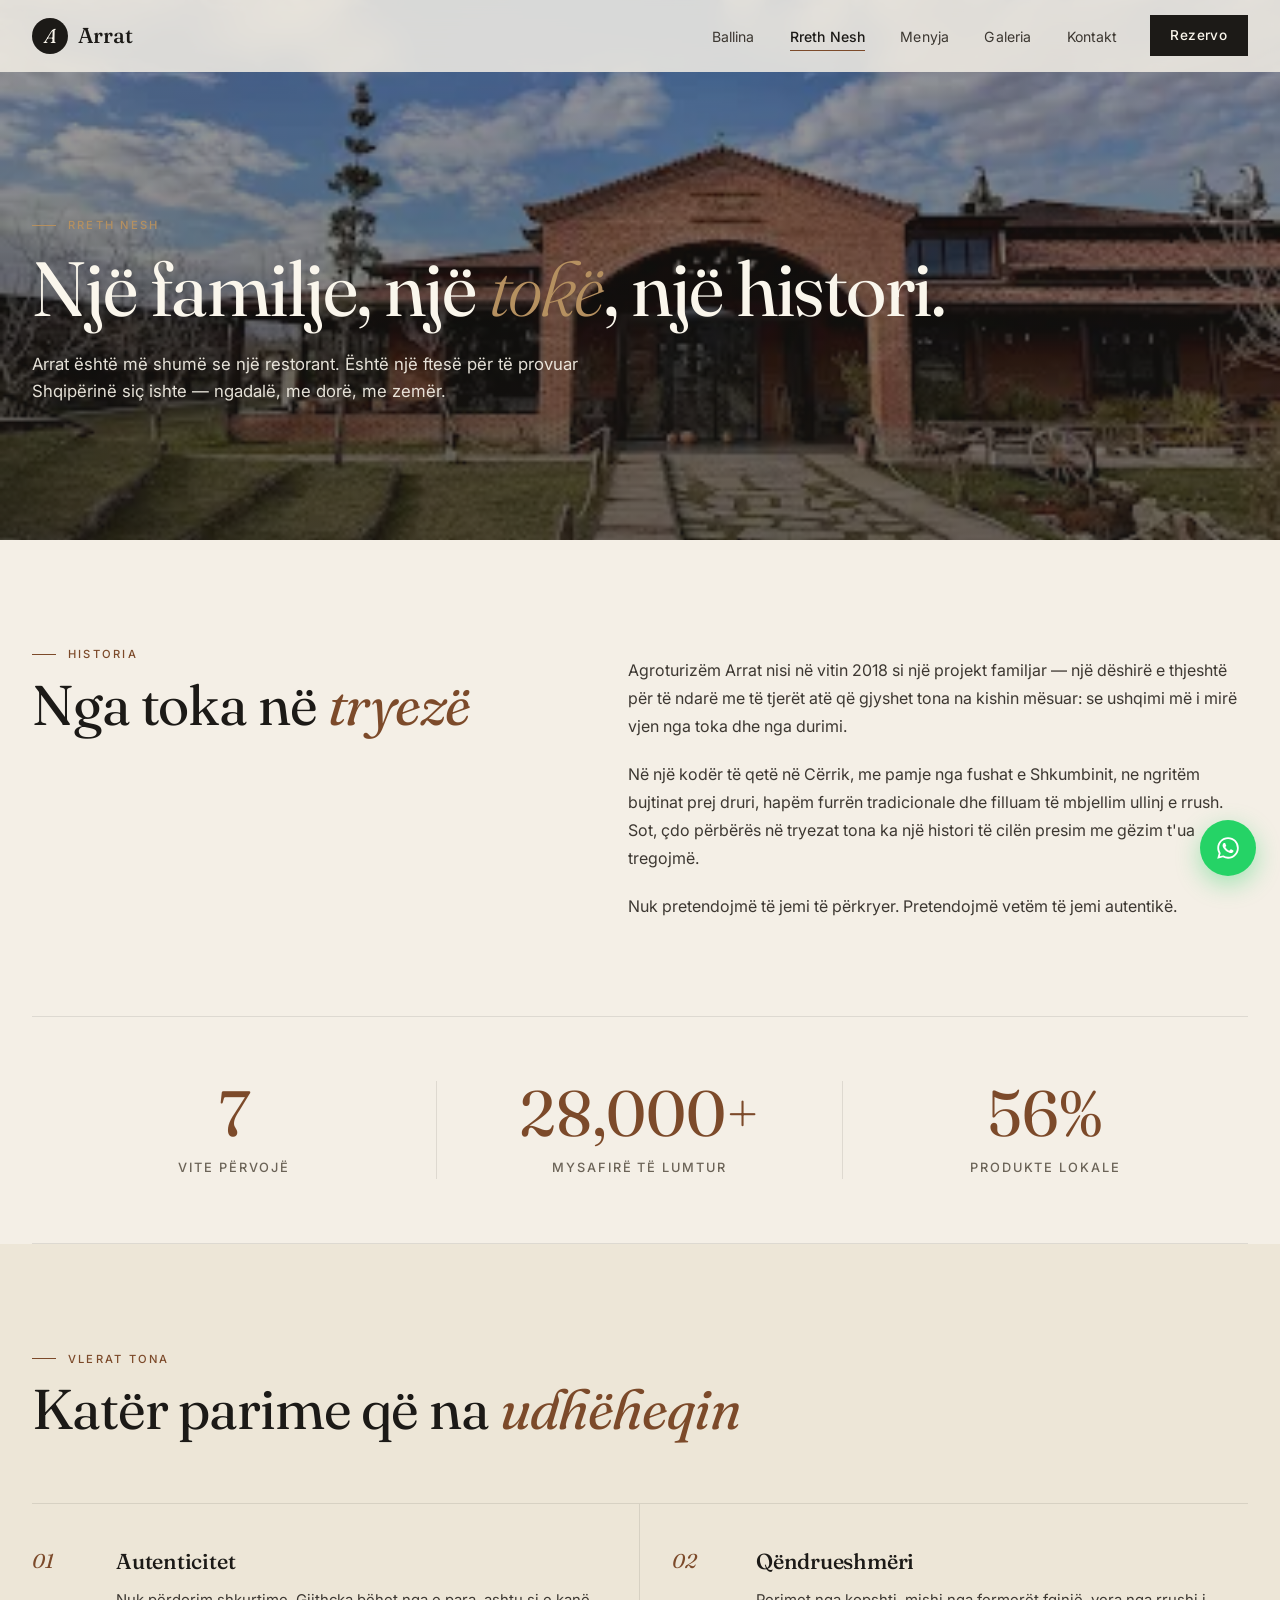
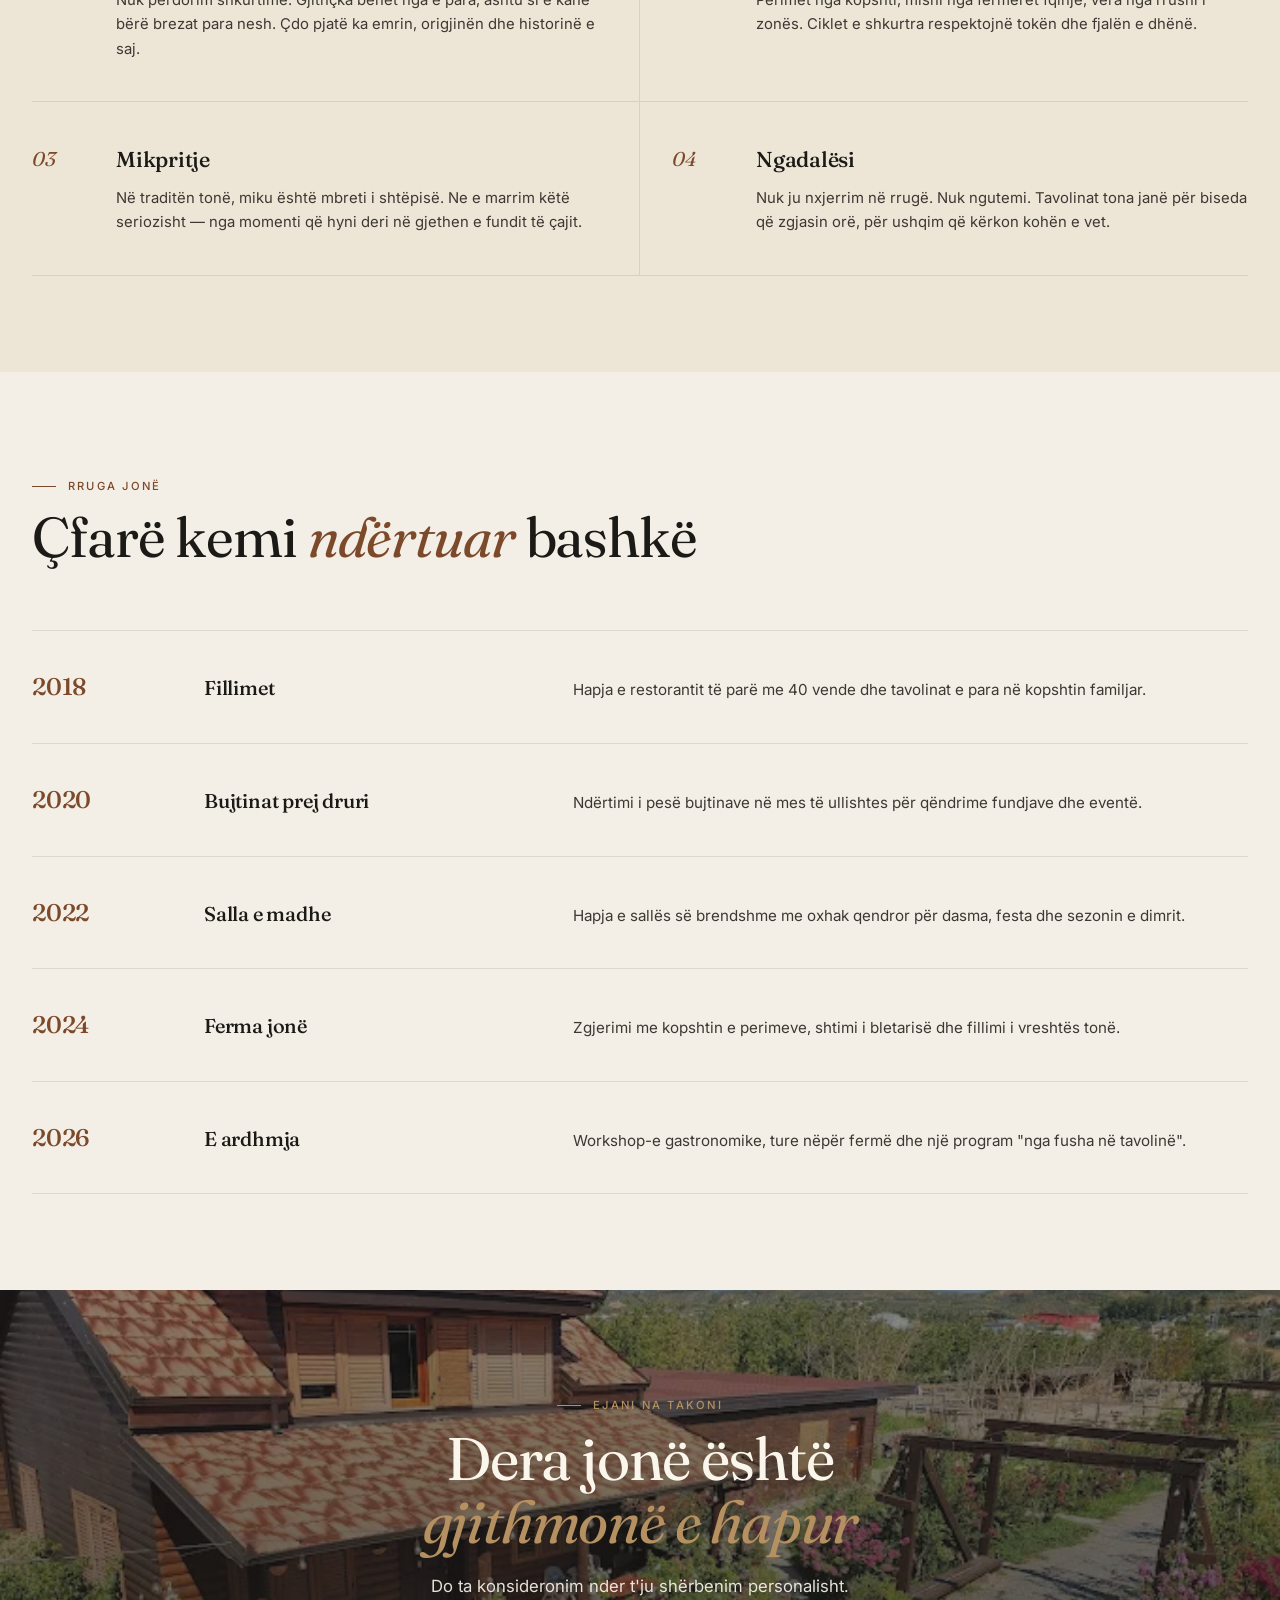
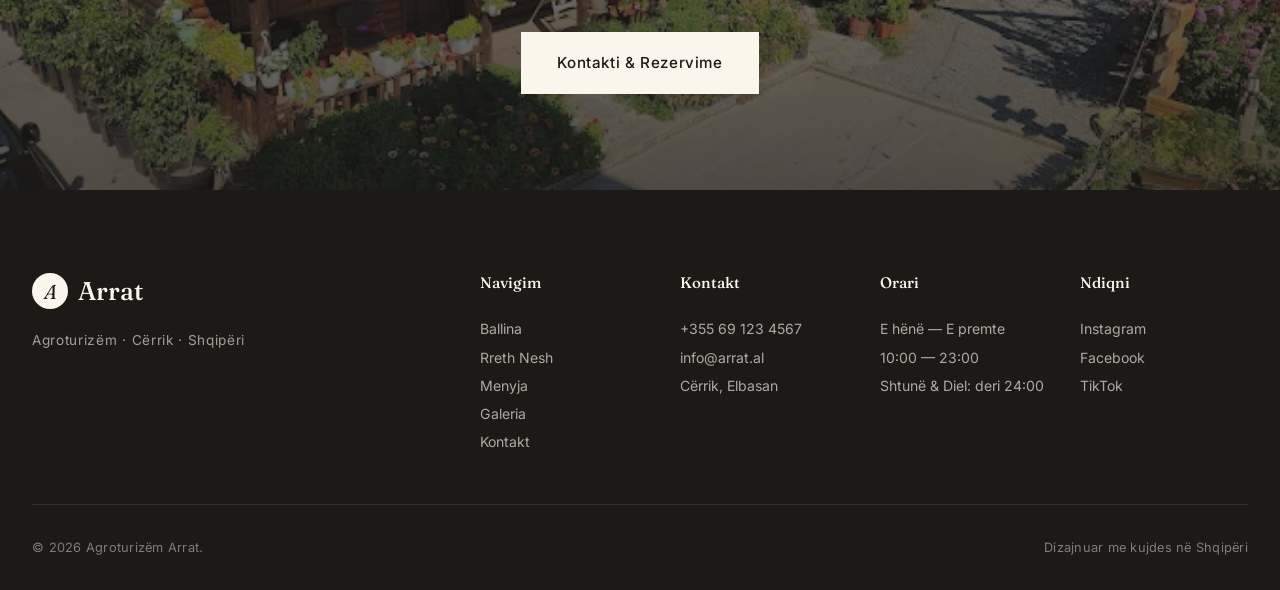
<file: rreth-nesh.html>
<!DOCTYPE html>
<html lang="sq">
<head>
<meta charset="UTF-8">
<meta name="viewport" content="width=device-width, initial-scale=1.0">
<title>Rreth Nesh — Arrat Agroturizëm</title>
<meta name="description" content="Historia, vlerat dhe familja pas Agroturizëm Arrat në Cërrik.">
<link rel="preconnect" href="https://fonts.googleapis.com">
<link rel="preconnect" href="https://fonts.gstatic.com" crossorigin>
<link href="https://fonts.googleapis.com/css2?family=Fraunces:ital,opsz,wght@0,9..144,300;0,9..144,400;0,9..144,500;0,9..144,600;1,9..144,400&family=Inter:wght@300;400;500;600&display=swap" rel="stylesheet">
<link rel="stylesheet" href="styles.css">
</head>
<body>

<!-- Navigation -->
<nav class="nav" id="navbar">
  <div class="nav-inner">
    <a href="index.html" class="brand">
      <span class="brand-mark">A</span>
      <span class="brand-name">Arrat</span>
    </a>
    <ul class="nav-links" id="navMenu">
      <li><a href="index.html">Ballina</a></li>
      <li><a href="rreth-nesh.html" class="active">Rreth Nesh</a></li>
      <li><a href="menu.html">Menyja</a></li>
      <li><a href="galeria.html">Galeria</a></li>
      <li><a href="kontakt.html">Kontakt</a></li>
    </ul>
    <a href="https://wa.me/355691234567?text=P%C3%ABrsh%C3%ABndetje%2C%20d%C3%ABshiroj%20t%C3%AB%20rezervoj" class="nav-cta">Rezervo</a>
    <button class="nav-toggle" id="menuToggle" aria-label="Menu">
      <span></span><span></span>
    </button>
  </div>
</nav>

<!-- Page Header -->
<header class="page-header">
  <div class="page-header-bg"><img src="[data-uri]" alt=""></div>
  <div class="page-header-content">
    <p class="eyebrow light"><span class="eyebrow-dash"></span>Rreth Nesh</p>
    <h1 class="page-header-title">Një familje, një <em>tokë</em>, një histori.</h1>
    <p class="page-header-sub">Arrat është më shumë se një restorant. Është një ftesë për të provuar Shqipërinë siç ishte — ngadalë, me dorë, me zemër.</p>
  </div>
</header>

<!-- About Intro -->
<section class="about-intro">
  <div class="container">
    <div class="about-intro-grid">
      <div class="about-intro-label">
        <p class="eyebrow"><span class="eyebrow-dash"></span>Historia</p>
        <h2 class="h-display">Nga toka në <em>tryezë</em></h2>
      </div>
      <div class="about-intro-text">
        <p>Agroturizëm Arrat nisi në vitin 2018 si një projekt familjar — një dëshirë e thjeshtë për të ndarë me të tjerët atë që gjyshet tona na kishin mësuar: se ushqimi më i mirë vjen nga toka dhe nga durimi.</p>
        <p>Në një kodër të qetë në Cërrik, me pamje nga fushat e Shkumbinit, ne ngritëm bujtinat prej druri, hapëm furrën tradicionale dhe filluam të mbjellim ullinj e rrush. Sot, çdo përbërës në tryezat tona ka një histori të cilën presim me gëzim t'ua tregojmë.</p>
        <p>Nuk pretendojmë të jemi të përkryer. Pretendojmë vetëm të jemi autentikë.</p>
      </div>
    </div>
  </div>
</section>

<!-- Stats -->
<section>
  <div class="container">
    <div class="about-stats">
      <div class="about-stat">
        <span class="stat-number">7</span>
        <span class="stat-label">Vite përvojë</span>
      </div>
      <div class="about-stat">
        <span class="stat-number">50,000+</span>
        <span class="stat-label">Mysafirë të lumtur</span>
      </div>
      <div class="about-stat">
        <span class="stat-number">100%</span>
        <span class="stat-label">Produkte lokale</span>
      </div>
    </div>
  </div>
</section>

<!-- Values -->
<section class="values">
  <div class="container">
    <div class="values-head">
      <p class="eyebrow"><span class="eyebrow-dash"></span>Vlerat tona</p>
      <h2 class="h-display">Katër parime që na <em>udhëheqin</em></h2>
    </div>
    <div class="values-grid">
      <div class="value">
        <span class="value-num">01</span>
        <div>
          <h3>Autenticitet</h3>
          <p>Nuk përdorim shkurtime. Gjithçka bëhet nga e para, ashtu si e kanë bërë brezat para nesh. Çdo pjatë ka emrin, origjinën dhe historinë e saj.</p>
        </div>
      </div>
      <div class="value">
        <span class="value-num">02</span>
        <div>
          <h3>Qëndrueshmëri</h3>
          <p>Perimet nga kopshti, mishi nga fermerët fqinjë, vera nga rrushi i zonës. Ciklet e shkurtra respektojnë tokën dhe fjalën e dhënë.</p>
        </div>
      </div>
      <div class="value">
        <span class="value-num">03</span>
        <div>
          <h3>Mikpritje</h3>
          <p>Në traditën tonë, miku është mbreti i shtëpisë. Ne e marrim këtë seriozisht — nga momenti që hyni deri në gjethen e fundit të çajit.</p>
        </div>
      </div>
      <div class="value">
        <span class="value-num">04</span>
        <div>
          <h3>Ngadalësi</h3>
          <p>Nuk ju nxjerrim në rrugë. Nuk ngutemi. Tavolinat tona janë për biseda që zgjasin orë, për ushqim që kërkon kohën e vet.</p>
        </div>
      </div>
    </div>
  </div>
</section>

<!-- Timeline -->
<section class="timeline">
  <div class="container">
    <div class="timeline-head">
      <p class="eyebrow"><span class="eyebrow-dash"></span>Rruga jonë</p>
      <h2 class="h-display">Çfarë kemi <em>ndërtuar</em> bashkë</h2>
    </div>
    <div class="timeline-list">
      <div class="timeline-row">
        <span class="timeline-year">2018</span>
        <h3 class="timeline-title">Fillimet</h3>
        <p class="timeline-text">Hapja e restorantit të parë me 40 vende dhe tavolinat e para në kopshtin familjar.</p>
      </div>
      <div class="timeline-row">
        <span class="timeline-year">2020</span>
        <h3 class="timeline-title">Bujtinat prej druri</h3>
        <p class="timeline-text">Ndërtimi i pesë bujtinave në mes të ullishtes për qëndrime fundjave dhe eventë.</p>
      </div>
      <div class="timeline-row">
        <span class="timeline-year">2022</span>
        <h3 class="timeline-title">Salla e madhe</h3>
        <p class="timeline-text">Hapja e sallës së brendshme me oxhak qendror për dasma, festa dhe sezonin e dimrit.</p>
      </div>
      <div class="timeline-row">
        <span class="timeline-year">2024</span>
        <h3 class="timeline-title">Ferma jonë</h3>
        <p class="timeline-text">Zgjerimi me kopshtin e perimeve, shtimi i bletarisë dhe fillimi i vreshtës tonë.</p>
      </div>
      <div class="timeline-row">
        <span class="timeline-year">2026</span>
        <h3 class="timeline-title">E ardhmja</h3>
        <p class="timeline-text">Workshop-e gastronomike, ture nëpër fermë dhe një program "nga fusha në tavolinë".</p>
      </div>
    </div>
  </div>
</section>

<!-- CTA -->
<section class="cta">
  <div class="cta-bg"><img src="[data-uri]" alt=""></div>
  <div class="cta-content">
    <p class="eyebrow light"><span class="eyebrow-dash"></span>Ejani na takoni</p>
    <h2 class="cta-title">Dera jonë është<br><em>gjithmonë e hapur</em></h2>
    <p class="cta-sub">Do ta konsideronim nder t'ju shërbenim personalisht.</p>
    <a href="kontakt.html" class="btn btn-light btn-lg">Kontakti & Rezervime</a>
  </div>
</section>

<!-- Footer -->
<footer class="footer">
  <div class="container">
    <div class="footer-top">
      <div class="footer-brand">
        <div class="footer-brand-logo">
          <span class="brand-mark">A</span>
          <span class="footer-brand-name">Arrat</span>
        </div>
        <p class="footer-tagline">Agroturizëm · Cërrik · Shqipëri</p>
      </div>
      <div class="footer-cols">
        <div class="footer-col">
          <h4>Navigim</h4>
          <a href="index.html">Ballina</a>
          <a href="rreth-nesh.html">Rreth Nesh</a>
          <a href="menu.html">Menyja</a>
          <a href="galeria.html">Galeria</a>
          <a href="kontakt.html">Kontakt</a>
        </div>
        <div class="footer-col">
          <h4>Kontakt</h4>
          <a href="tel:+355691234567">+355 69 123 4567</a>
          <a href="mailto:info@arrat.al">info@arrat.al</a>
          <span>Cërrik, Elbasan</span>
        </div>
        <div class="footer-col">
          <h4>Orari</h4>
          <span>E hënë — E premte</span>
          <span>10:00 — 23:00</span>
          <span>Shtunë & Diel: deri 24:00</span>
        </div>
        <div class="footer-col">
          <h4>Ndiqni</h4>
          <a href="#">Instagram</a>
          <a href="#">Facebook</a>
          <a href="#">TikTok</a>
        </div>
      </div>
    </div>
    <div class="footer-bottom">
      <p>© <span id="currentYear">2026</span> Agroturizëm Arrat.</p>
      <p>Dizajnuar me kujdes në Shqipëri</p>
    </div>
  </div>
</footer>

<!-- Floating WhatsApp -->
<a href="https://wa.me/355691234567?text=P%C3%ABrsh%C3%ABndetje%2C%20d%C3%ABshiroj%20informacion%20p%C3%ABr%20Agroturiz%C3%ABm%20Arrat" class="fab-wa" aria-label="WhatsApp">
  <svg viewBox="0 0 24 24" fill="currentColor" width="26" height="26"><path d="M12.04 2c-5.46 0-9.91 4.45-9.91 9.91 0 1.75.46 3.45 1.32 4.95L2.05 22l5.25-1.38c1.45.79 3.08 1.21 4.74 1.21 5.46 0 9.91-4.45 9.91-9.91 0-2.65-1.03-5.14-2.9-7.01C17.18 3.03 14.69 2 12.04 2m.01 1.67c2.2 0 4.26.86 5.82 2.42a8.23 8.23 0 0 1 2.41 5.83c0 4.54-3.7 8.23-8.24 8.23-1.48 0-2.93-.39-4.19-1.15l-.3-.17-3.12.82.83-3.04-.2-.32a8.188 8.188 0 0 1-1.26-4.38c.01-4.54 3.7-8.24 8.25-8.24M8.53 7.33c-.16 0-.43.06-.66.31-.22.25-.87.86-.87 2.07 0 1.22.89 2.39 1 2.56.14.17 1.76 2.67 4.25 3.73.59.27 1.05.42 1.41.53.59.19 1.13.16 1.56.1.48-.07 1.46-.6 1.67-1.18.2-.58.2-1.07.14-1.18-.07-.1-.23-.16-.48-.27-.25-.14-1.47-.74-1.69-.82-.23-.08-.37-.12-.56.12-.16.25-.64.81-.78.97-.15.17-.29.19-.53.07-.26-.13-1.06-.39-2-1.23-.74-.66-1.23-1.47-1.38-1.72-.12-.24-.01-.39.11-.5.11-.11.27-.29.37-.44.13-.14.17-.25.25-.41.08-.17.04-.31-.02-.43-.06-.11-.56-1.35-.77-1.84-.2-.48-.4-.42-.56-.43-.14 0-.3-.01-.47-.01"/></svg>
</a>

<script src="script.js"></script>
</body>
</html>
</file>
<file: styles.css>
/* ============================================
   ARRAT — Editorial Minimalism
   ============================================ */

:root {
  /* Palette — warm, earthy, editorial */
  --bg: #f4efe6;
  --bg-alt: #ede6d7;
  --cream: #faf6ec;
  --ink: #1c1a17;
  --ink-70: #3d3832;
  --ink-50: #6b6357;
  --ink-30: #a39a8c;
  --accent: #7c4a2a;       /* deep terracotta */
  --accent-soft: #c9825c;  /* lighter terracotta */
  --sage: #6b7555;
  --gold: #b59060;
  --line: rgba(28, 26, 23, 0.1);
  --line-strong: rgba(28, 26, 23, 0.2);
  --whatsapp: #25D366;
  --whatsapp-dark: #1ea855;

  /* Type */
  --f-display: 'Fraunces', Georgia, serif;
  --f-body: 'Inter', -apple-system, BlinkMacSystemFont, sans-serif;

  /* Layout */
  --nav-h: 72px;
  --max-w: 1280px;
  --max-w-narrow: 760px;
  --radius: 2px;
  --radius-md: 6px;

  /* Spacing */
  --gap: 1.5rem;
}

* { margin: 0; padding: 0; box-sizing: border-box; }

html {
  scroll-behavior: smooth;
  -webkit-text-size-adjust: 100%;
}

body {
  font-family: var(--f-body);
  color: var(--ink);
  background: var(--bg);
  line-height: 1.65;
  font-weight: 400;
  font-size: 16px;
  -webkit-font-smoothing: antialiased;
  -moz-osx-font-smoothing: grayscale;
  overflow-x: hidden;
}

img { max-width: 100%; height: auto; display: block; }

a { color: inherit; text-decoration: none; }

ul { list-style: none; }

em {
  font-family: var(--f-display);
  font-style: italic;
  font-weight: 400;
}

/* ============================================
   LAYOUT UTILITIES
   ============================================ */

.container {
  max-width: var(--max-w);
  margin: 0 auto;
  padding: 0 2rem;
}

.container-narrow {
  max-width: var(--max-w-narrow);
  margin: 0 auto;
  padding: 0 2rem;
}

/* ============================================
   TYPOGRAPHY
   ============================================ */

.eyebrow {
  display: inline-flex;
  align-items: center;
  gap: 0.75rem;
  font-size: 0.7rem;
  letter-spacing: 0.2em;
  text-transform: uppercase;
  font-weight: 500;
  color: var(--accent);
}

.eyebrow.light { color: var(--gold); }

.eyebrow-dash {
  display: inline-block;
  width: 24px;
  height: 1px;
  background: currentColor;
}

.h-display {
  font-family: var(--f-display);
  font-weight: 400;
  font-size: clamp(2rem, 4.5vw, 3.5rem);
  line-height: 1.05;
  letter-spacing: -0.02em;
  color: var(--ink);
  margin-top: 0.75rem;
}

.h-display.light { color: var(--cream); }

.h-display em {
  color: var(--accent);
  font-weight: 400;
}

.h-display.light em { color: var(--gold); }

.text-link {
  display: inline-flex;
  align-items: center;
  gap: 0.5rem;
  margin-top: 1.5rem;
  padding-bottom: 3px;
  border-bottom: 1px solid var(--ink);
  font-weight: 500;
  font-size: 0.9rem;
  letter-spacing: 0.02em;
  transition: gap 0.3s ease;
}

.text-link:hover { gap: 0.9rem; }

.text-link span { transition: transform 0.3s ease; }

.text-link:hover span { transform: translateX(3px); }

/* ============================================
   BUTTONS
   ============================================ */

.btn {
  display: inline-flex;
  align-items: center;
  justify-content: center;
  gap: 0.5rem;
  padding: 0.95rem 1.75rem;
  font-family: var(--f-body);
  font-size: 0.88rem;
  font-weight: 500;
  letter-spacing: 0.04em;
  border: 1px solid transparent;
  cursor: pointer;
  transition: all 0.3s ease;
  white-space: nowrap;
}

.btn-dark {
  background: var(--ink);
  color: var(--cream);
}

.btn-dark:hover {
  background: var(--accent);
}

.btn-light {
  background: var(--cream);
  color: var(--ink);
}

.btn-light:hover {
  background: transparent;
  color: var(--cream);
  border-color: var(--cream);
}

.btn-outline {
  background: transparent;
  color: var(--ink);
  border-color: var(--ink);
}

.btn-outline:hover {
  background: var(--ink);
  color: var(--cream);
}

.btn-ghost-light {
  background: transparent;
  color: var(--cream);
  border-color: rgba(250, 246, 236, 0.4);
}

.btn-ghost-light:hover {
  border-color: var(--cream);
  background: rgba(250, 246, 236, 0.1);
}

.btn-whatsapp {
  background: var(--whatsapp);
  color: white;
}

.btn-whatsapp:hover {
  background: var(--whatsapp-dark);
  transform: translateY(-1px);
}

.btn-lg {
  padding: 1.1rem 2.2rem;
  font-size: 0.95rem;
}

/* ============================================
   NAVIGATION
   ============================================ */

.nav {
  position: fixed;
  top: 0; left: 0; right: 0;
  height: var(--nav-h);
  background: rgba(244, 239, 230, 0.85);
  backdrop-filter: blur(14px);
  -webkit-backdrop-filter: blur(14px);
  z-index: 100;
  transition: all 0.3s ease;
  border-bottom: 1px solid transparent;
}

.nav.scrolled {
  background: rgba(244, 239, 230, 0.98);
  border-bottom-color: var(--line);
}

.nav-inner {
  max-width: var(--max-w);
  margin: 0 auto;
  padding: 0 2rem;
  height: 100%;
  display: flex;
  align-items: center;
  justify-content: space-between;
  gap: 2rem;
}

.brand {
  display: inline-flex;
  align-items: center;
  gap: 0.6rem;
  flex-shrink: 0;
}

.brand-mark {
  width: 36px;
  height: 36px;
  display: inline-flex;
  align-items: center;
  justify-content: center;
  background: var(--ink);
  color: var(--cream);
  font-family: var(--f-display);
  font-style: italic;
  font-size: 1.25rem;
  font-weight: 400;
  border-radius: 50%;
}

.brand-name {
  font-family: var(--f-display);
  font-size: 1.35rem;
  font-weight: 500;
  letter-spacing: -0.01em;
}

.nav-links {
  display: flex;
  gap: 2.2rem;
  align-items: center;
  margin-left: auto;
}

.nav-links a {
  font-size: 0.88rem;
  font-weight: 400;
  letter-spacing: 0.01em;
  color: var(--ink-70);
  position: relative;
  padding: 0.3rem 0;
  transition: color 0.2s ease;
}

.nav-links a:hover { color: var(--ink); }

.nav-links a.active {
  color: var(--ink);
  font-weight: 500;
}

.nav-links a.active::after {
  content: '';
  position: absolute;
  left: 0; right: 0;
  bottom: -2px;
  height: 1px;
  background: var(--accent);
}

.nav-cta {
  display: inline-flex;
  align-items: center;
  padding: 0.6rem 1.3rem;
  background: var(--ink);
  color: var(--cream);
  font-size: 0.85rem;
  font-weight: 500;
  letter-spacing: 0.03em;
  transition: background 0.2s ease;
}

.nav-cta:hover { background: var(--accent); }

.nav-toggle {
  display: none;
  background: none;
  border: none;
  padding: 0.5rem;
  cursor: pointer;
  flex-direction: column;
  gap: 5px;
}

.nav-toggle span {
  display: block;
  width: 24px;
  height: 1.5px;
  background: var(--ink);
  transition: all 0.3s ease;
}

.nav-toggle.active span:nth-child(1) {
  transform: translateY(3px) rotate(45deg);
}

.nav-toggle.active span:nth-child(2) {
  transform: translateY(-3px) rotate(-45deg);
}

/* ============================================
   HERO
   ============================================ */

.hero {
  position: relative;
  min-height: 100vh;
  display: flex;
  align-items: center;
  padding: var(--nav-h) 0 0;
  overflow: hidden;
  color: var(--cream);
}

.hero-media {
  position: absolute;
  inset: 0;
  z-index: 0;
}

.hero-media img {
  width: 100%;
  height: 100%;
  object-fit: cover;
  animation: slowZoom 30s ease-out infinite alternate;
}

.hero-media::after {
  content: '';
  position: absolute;
  inset: 0;
  background: linear-gradient(180deg,
    rgba(28, 26, 23, 0.35) 0%,
    rgba(28, 26, 23, 0.2) 40%,
    rgba(28, 26, 23, 0.75) 100%);
}

@keyframes slowZoom {
  from { transform: scale(1); }
  to { transform: scale(1.08); }
}

.hero-content {
  position: relative;
  z-index: 2;
  max-width: var(--max-w);
  margin: 0 auto;
  padding: 0 2rem;
  width: 100%;
}

.hero-kicker {
  font-size: 0.75rem;
  letter-spacing: 0.25em;
  text-transform: uppercase;
  opacity: 0.85;
  margin-bottom: 1.5rem;
  animation: rise 0.9s ease-out 0.15s both;
}

.hero-title {
  font-family: var(--f-display);
  font-weight: 400;
  font-size: clamp(2.8rem, 7.5vw, 6rem);
  line-height: 1;
  letter-spacing: -0.025em;
  margin-bottom: 1.5rem;
  max-width: 15ch;
  animation: rise 0.9s ease-out 0.3s both;
}

.hero-title em {
  color: var(--gold);
  font-weight: 300;
}

.hero-sub {
  font-size: 1.05rem;
  max-width: 42ch;
  line-height: 1.6;
  opacity: 0.9;
  margin-bottom: 2.5rem;
  animation: rise 0.9s ease-out 0.5s both;
}

.hero-actions {
  display: flex;
  gap: 0.75rem;
  flex-wrap: wrap;
  animation: rise 0.9s ease-out 0.7s both;
}

@keyframes rise {
  from { opacity: 0; transform: translateY(20px); }
  to { opacity: 1; transform: translateY(0); }
}

.hero-scroll {
  position: absolute;
  bottom: 2rem;
  left: 50%;
  transform: translateX(-50%);
  z-index: 3;
  display: flex;
  flex-direction: column;
  align-items: center;
  gap: 0.75rem;
  font-size: 0.7rem;
  letter-spacing: 0.2em;
  text-transform: uppercase;
  opacity: 0.7;
}

.scroll-line {
  width: 1px;
  height: 32px;
  background: currentColor;
  position: relative;
  overflow: hidden;
}

.scroll-line::after {
  content: '';
  position: absolute;
  top: -32px;
  left: 0;
  width: 100%;
  height: 32px;
  background: var(--gold);
  animation: scrollDown 2.2s ease-in-out infinite;
}

@keyframes scrollDown {
  from { top: -32px; }
  to { top: 32px; }
}

/* ============================================
   INTRO
   ============================================ */

.intro {
  padding: 6rem 0 4rem;
}

.intro-grid {
  display: grid;
  grid-template-columns: 220px 1fr;
  gap: 3rem;
  align-items: start;
}

.intro-lead {
  font-family: var(--f-display);
  font-size: clamp(1.5rem, 2.8vw, 2.25rem);
  line-height: 1.35;
  letter-spacing: -0.01em;
  color: var(--ink);
  font-weight: 400;
}

/* ============================================
   PILLARS
   ============================================ */

.pillars {
  padding: 4rem 0 6rem;
}

.pillars-grid {
  display: grid;
  grid-template-columns: repeat(3, 1fr);
  gap: 0;
  border-top: 1px solid var(--line);
  border-bottom: 1px solid var(--line);
}

.pillar {
  padding: 2.5rem 2rem 2.5rem 0;
  border-right: 1px solid var(--line);
}

.pillar:last-child {
  border-right: none;
  padding-right: 0;
}

.pillar:not(:first-child) {
  padding-left: 2rem;
}

.pillar-num {
  display: inline-block;
  font-family: var(--f-display);
  font-style: italic;
  font-size: 1.25rem;
  color: var(--accent);
  margin-bottom: 1rem;
}

.pillar h3 {
  font-family: var(--f-display);
  font-size: 1.45rem;
  font-weight: 500;
  line-height: 1.25;
  letter-spacing: -0.01em;
  margin-bottom: 0.75rem;
}

.pillar p {
  color: var(--ink-70);
  font-size: 0.95rem;
  line-height: 1.6;
}

/* ============================================
   STORY
   ============================================ */

.story {
  padding: 6rem 0;
  background: var(--bg-alt);
}

.story-grid {
  display: grid;
  grid-template-columns: 1fr 1fr;
  gap: 5rem;
  align-items: center;
}

.story-media {
  position: relative;
}

.story-img-main {
  width: 100%;
  aspect-ratio: 4 / 5;
  object-fit: cover;
}

.story-img-sub {
  position: absolute;
  bottom: -30px;
  right: -30px;
  width: 45%;
  aspect-ratio: 1;
  object-fit: cover;
  border: 10px solid var(--bg-alt);
  box-shadow: 0 20px 50px rgba(0,0,0,0.12);
}

.story-body p {
  color: var(--ink-70);
  margin-top: 1.25rem;
  font-size: 1rem;
  line-height: 1.75;
}

.story-body .h-display {
  margin-bottom: 0.5rem;
}

/* ============================================
   DISHES
   ============================================ */

.dishes {
  padding: 6rem 0;
}

.dishes-head {
  margin-bottom: 4rem;
  max-width: 720px;
}

.dishes-grid {
  display: grid;
  grid-template-columns: repeat(3, 1fr);
  gap: 2.5rem;
}

.dish {
  position: relative;
}

.dish-media {
  overflow: hidden;
  aspect-ratio: 4 / 5;
  margin-bottom: 1.5rem;
}

.dish-media img {
  width: 100%;
  height: 100%;
  object-fit: cover;
  transition: transform 0.8s ease;
}

.dish:hover .dish-media img {
  transform: scale(1.04);
}

.dish-tag {
  display: inline-block;
  font-size: 0.7rem;
  letter-spacing: 0.2em;
  text-transform: uppercase;
  color: var(--accent);
  margin-bottom: 0.5rem;
  font-weight: 500;
}

.dish h3 {
  font-family: var(--f-display);
  font-size: 1.4rem;
  font-weight: 500;
  letter-spacing: -0.01em;
  margin-bottom: 0.5rem;
}

.dish p {
  color: var(--ink-70);
  font-size: 0.93rem;
  line-height: 1.65;
}

.dishes-foot {
  text-align: center;
  margin-top: 4rem;
}

/* ============================================
   QUOTE
   ============================================ */

.quote {
  padding: 6rem 0;
  text-align: center;
  background: var(--bg-alt);
}

.quote-mark {
  width: 32px;
  height: 26px;
  color: var(--accent);
  opacity: 0.4;
  margin: 0 auto 2rem;
}

.quote blockquote {
  font-family: var(--f-display);
  font-style: italic;
  font-weight: 400;
  font-size: clamp(1.4rem, 2.5vw, 2rem);
  line-height: 1.45;
  letter-spacing: -0.01em;
  color: var(--ink);
  margin-bottom: 1.5rem;
}

.quote cite {
  font-style: normal;
  font-size: 0.85rem;
  letter-spacing: 0.1em;
  text-transform: uppercase;
  color: var(--ink-50);
  font-weight: 500;
}

/* ============================================
   GALLERY PREVIEW
   ============================================ */

.gallery-prev {
  padding: 6rem 0;
}

.gp-head {
  margin-bottom: 3rem;
  max-width: 720px;
}

.gp-grid {
  display: grid;
  grid-template-columns: repeat(4, 1fr);
  grid-auto-rows: 200px;
  gap: 1rem;
}

.gp-item {
  overflow: hidden;
}

.gp-item img {
  width: 100%;
  height: 100%;
  object-fit: cover;
  transition: transform 0.8s ease;
}

.gp-item:hover img {
  transform: scale(1.05);
}

.gp-tall {
  grid-row: span 2;
}

.gp-wide {
  grid-column: span 2;
}

.gp-foot {
  text-align: center;
  margin-top: 3rem;
}

/* ============================================
   CTA
   ============================================ */

.cta {
  position: relative;
  min-height: 500px;
  display: flex;
  align-items: center;
  justify-content: center;
  overflow: hidden;
  color: var(--cream);
  text-align: center;
  padding: 6rem 2rem;
}

.cta-bg {
  position: absolute;
  inset: 0;
  z-index: 0;
}

.cta-bg img {
  width: 100%;
  height: 100%;
  object-fit: cover;
}

.cta-bg::after {
  content: '';
  position: absolute;
  inset: 0;
  background: linear-gradient(180deg, rgba(28,26,23,0.5), rgba(28,26,23,0.75));
}

.cta-content {
  position: relative;
  z-index: 2;
  max-width: 640px;
}

.cta-title {
  font-family: var(--f-display);
  font-size: clamp(2.2rem, 5vw, 3.75rem);
  font-weight: 400;
  line-height: 1.05;
  letter-spacing: -0.02em;
  margin: 0.75rem 0 1.25rem;
}

.cta-title em {
  color: var(--gold);
}

.cta-sub {
  font-size: 1.05rem;
  opacity: 0.9;
  margin-bottom: 2rem;
  line-height: 1.6;
}

/* ============================================
   FOOTER
   ============================================ */

.footer {
  background: var(--ink);
  color: var(--cream);
  padding: 5rem 0 2rem;
}

.footer-top {
  display: grid;
  grid-template-columns: 1fr 2fr;
  gap: 4rem;
  padding-bottom: 3rem;
  border-bottom: 1px solid rgba(250, 246, 236, 0.1);
}

.footer-brand-logo {
  display: flex;
  align-items: center;
  gap: 0.6rem;
  margin-bottom: 1rem;
}

.footer-brand .brand-mark {
  background: var(--cream);
  color: var(--ink);
}

.footer-brand-name {
  font-family: var(--f-display);
  font-size: 1.6rem;
  font-weight: 500;
}

.footer-tagline {
  font-size: 0.85rem;
  letter-spacing: 0.05em;
  color: rgba(250, 246, 236, 0.6);
}

.footer-cols {
  display: grid;
  grid-template-columns: repeat(4, 1fr);
  gap: 2rem;
}

.footer-col h4 {
  font-family: var(--f-display);
  font-size: 0.95rem;
  font-weight: 500;
  margin-bottom: 1.25rem;
  color: var(--cream);
}

.footer-col a,
.footer-col span {
  display: block;
  font-size: 0.88rem;
  line-height: 2;
  color: rgba(250, 246, 236, 0.65);
  transition: color 0.2s ease;
}

.footer-col a:hover {
  color: var(--gold);
}

.footer-bottom {
  padding-top: 2rem;
  display: flex;
  justify-content: space-between;
  flex-wrap: wrap;
  gap: 1rem;
  font-size: 0.8rem;
  color: rgba(250, 246, 236, 0.45);
  letter-spacing: 0.02em;
}

/* ============================================
   FLOATING WHATSAPP
   ============================================ */

.fab-wa {
  position: fixed;
  bottom: 24px;
  right: 24px;
  width: 56px;
  height: 56px;
  border-radius: 50%;
  background: var(--whatsapp);
  color: white;
  display: flex;
  align-items: center;
  justify-content: center;
  box-shadow: 0 8px 24px rgba(37, 211, 102, 0.4);
  z-index: 99;
  transition: all 0.3s ease;
}

.fab-wa:hover {
  background: var(--whatsapp-dark);
  transform: scale(1.05);
}

.fab-wa::before {
  content: '';
  position: absolute;
  inset: -4px;
  border-radius: 50%;
  border: 2px solid var(--whatsapp);
  opacity: 0;
  animation: pulseWa 2s ease-out infinite;
}

@keyframes pulseWa {
  0% { opacity: 0.8; transform: scale(1); }
  100% { opacity: 0; transform: scale(1.4); }
}

/* ============================================
   PAGE HEADER (for non-home pages)
   ============================================ */

.page-header {
  position: relative;
  min-height: 60vh;
  display: flex;
  align-items: center;
  padding: calc(var(--nav-h) + 3rem) 0 3rem;
  color: var(--cream);
  overflow: hidden;
}

.page-header-bg {
  position: absolute;
  inset: 0;
  z-index: 0;
}

.page-header-bg img {
  width: 100%;
  height: 100%;
  object-fit: cover;
}

.page-header-bg::after {
  content: '';
  position: absolute;
  inset: 0;
  background: linear-gradient(180deg, rgba(28,26,23,0.4), rgba(28,26,23,0.65));
}

.page-header-content {
  position: relative;
  z-index: 2;
  max-width: var(--max-w);
  margin: 0 auto;
  padding: 0 2rem;
  width: 100%;
}

.page-header-title {
  font-family: var(--f-display);
  font-size: clamp(2.5rem, 6vw, 5rem);
  font-weight: 400;
  line-height: 1;
  letter-spacing: -0.02em;
  margin-top: 1rem;
}

.page-header-title em { color: var(--gold); font-weight: 300; }

.page-header-sub {
  margin-top: 1.5rem;
  max-width: 50ch;
  font-size: 1.05rem;
  line-height: 1.6;
  opacity: 0.9;
}

/* ============================================
   ABOUT PAGE
   ============================================ */

.about-intro {
  padding: 6rem 0;
}

.about-intro-grid {
  display: grid;
  grid-template-columns: 1fr 1.2fr;
  gap: 5rem;
  align-items: start;
}

.about-intro-text p {
  color: var(--ink-70);
  margin-top: 1.25rem;
  font-size: 1rem;
  line-height: 1.75;
}

.about-stats {
  display: grid;
  grid-template-columns: repeat(3, 1fr);
  gap: 0;
  padding: 4rem 0;
  border-top: 1px solid var(--line);
  border-bottom: 1px solid var(--line);
}

.about-stat {
  text-align: center;
  padding: 0 1.5rem;
  border-right: 1px solid var(--line);
}

.about-stat:last-child { border-right: none; }

.stat-number {
  display: block;
  font-family: var(--f-display);
  font-size: clamp(2.5rem, 5vw, 4rem);
  font-weight: 400;
  color: var(--accent);
  line-height: 1;
  margin-bottom: 0.5rem;
}

.stat-label {
  font-size: 0.8rem;
  letter-spacing: 0.15em;
  text-transform: uppercase;
  color: var(--ink-50);
  font-weight: 500;
}

.values {
  padding: 6rem 0;
  background: var(--bg-alt);
}

.values-head {
  margin-bottom: 4rem;
  max-width: 720px;
}

.values-grid {
  display: grid;
  grid-template-columns: repeat(2, 1fr);
  gap: 0;
  border-top: 1px solid var(--line);
}

.value {
  padding: 2.5rem 0;
  border-bottom: 1px solid var(--line);
  display: grid;
  grid-template-columns: 60px 1fr;
  gap: 1.5rem;
  align-items: start;
}

.value:nth-child(odd) { padding-right: 2rem; border-right: 1px solid var(--line); }
.value:nth-child(even) { padding-left: 2rem; }

.value-num {
  font-family: var(--f-display);
  font-style: italic;
  font-size: 1.25rem;
  color: var(--accent);
}

.value h3 {
  font-family: var(--f-display);
  font-size: 1.35rem;
  font-weight: 500;
  margin-bottom: 0.5rem;
  letter-spacing: -0.01em;
}

.value p {
  color: var(--ink-70);
  font-size: 0.93rem;
  line-height: 1.65;
}

.timeline {
  padding: 6rem 0;
}

.timeline-head {
  margin-bottom: 4rem;
  max-width: 720px;
}

.timeline-list {
  border-top: 1px solid var(--line);
}

.timeline-row {
  display: grid;
  grid-template-columns: 140px 1fr 2fr;
  gap: 2rem;
  padding: 2.25rem 0;
  border-bottom: 1px solid var(--line);
  align-items: baseline;
}

.timeline-year {
  font-family: var(--f-display);
  font-size: 1.5rem;
  font-weight: 500;
  color: var(--accent);
  letter-spacing: -0.01em;
}

.timeline-title {
  font-family: var(--f-display);
  font-size: 1.25rem;
  font-weight: 500;
  letter-spacing: -0.01em;
}

.timeline-text {
  color: var(--ink-70);
  font-size: 0.95rem;
  line-height: 1.65;
}

/* ============================================
   MENU PAGE
   ============================================ */

.menu-section {
  padding: 5rem 0;
  border-bottom: 1px solid var(--line);
}

.menu-section:last-of-type { border-bottom: none; }

.menu-section-head {
  display: grid;
  grid-template-columns: 120px 1fr;
  gap: 2rem;
  align-items: baseline;
  margin-bottom: 3rem;
}

.menu-section-num {
  font-family: var(--f-display);
  font-style: italic;
  font-size: 2rem;
  color: var(--accent);
  letter-spacing: -0.01em;
}

.menu-section-title {
  font-family: var(--f-display);
  font-size: clamp(1.8rem, 3.5vw, 2.75rem);
  font-weight: 400;
  letter-spacing: -0.02em;
  line-height: 1.1;
}

.menu-section-desc {
  grid-column: 2;
  color: var(--ink-70);
  margin-top: 0.75rem;
  font-size: 0.95rem;
  max-width: 55ch;
}

.menu-list {
  display: grid;
  grid-template-columns: 1fr 1fr;
  gap: 2.5rem 4rem;
  padding-left: 152px;
}

.menu-item {
  padding-bottom: 1.5rem;
  border-bottom: 1px dotted var(--line-strong);
}

.menu-item-head {
  display: flex;
  justify-content: space-between;
  align-items: baseline;
  gap: 1rem;
  margin-bottom: 0.5rem;
}

.menu-item-name {
  font-family: var(--f-display);
  font-size: 1.15rem;
  font-weight: 500;
  letter-spacing: -0.01em;
}

.menu-item-price {
  font-family: var(--f-display);
  font-style: italic;
  color: var(--accent);
  font-weight: 400;
  font-size: 1.05rem;
  white-space: nowrap;
}

.menu-item-desc {
  color: var(--ink-50);
  font-size: 0.88rem;
  line-height: 1.55;
}

.menu-item.featured {
  grid-column: span 2;
  padding: 1.75rem;
  background: var(--bg-alt);
  border: 1px solid var(--line-strong);
  border-bottom-style: solid;
}

.menu-item.featured .menu-item-name { font-size: 1.3rem; }

.menu-note {
  background: var(--bg-alt);
  padding: 3rem;
  text-align: center;
  margin-top: 2rem;
}

.menu-note-label {
  font-size: 0.75rem;
  letter-spacing: 0.2em;
  text-transform: uppercase;
  color: var(--accent);
  margin-bottom: 0.75rem;
  font-weight: 500;
}

.menu-note p {
  max-width: 60ch;
  margin: 0 auto;
  color: var(--ink-70);
  line-height: 1.65;
}

/* ============================================
   GALLERY PAGE
   ============================================ */

.gallery-filters {
  display: flex;
  justify-content: center;
  gap: 0.5rem;
  padding: 3rem 0 2rem;
  flex-wrap: wrap;
}

.filter-btn {
  padding: 0.6rem 1.25rem;
  background: transparent;
  border: 1px solid var(--line-strong);
  font-family: var(--f-body);
  font-size: 0.82rem;
  letter-spacing: 0.05em;
  color: var(--ink-70);
  cursor: pointer;
  transition: all 0.2s ease;
}

.filter-btn:hover { color: var(--ink); border-color: var(--ink); }

.filter-btn.active {
  background: var(--ink);
  color: var(--cream);
  border-color: var(--ink);
}

.gallery-grid {
  padding: 2rem 0 6rem;
  display: grid;
  grid-template-columns: repeat(3, 1fr);
  grid-auto-rows: 260px;
  gap: 1rem;
}

.gallery-item {
  overflow: hidden;
  cursor: pointer;
  position: relative;
}

.gallery-item.tall { grid-row: span 2; }
.gallery-item.wide { grid-column: span 2; }

.gallery-item img {
  width: 100%;
  height: 100%;
  object-fit: cover;
  transition: transform 0.6s ease;
}

.gallery-item:hover img {
  transform: scale(1.05);
}

.gallery-item.hidden {
  display: none;
}

.gallery-item-overlay {
  position: absolute;
  inset: 0;
  background: linear-gradient(180deg, transparent 60%, rgba(28,26,23,0.7));
  opacity: 0;
  transition: opacity 0.3s ease;
  display: flex;
  align-items: flex-end;
  padding: 1.5rem;
  color: var(--cream);
}

.gallery-item:hover .gallery-item-overlay { opacity: 1; }

.gallery-item-overlay span {
  font-family: var(--f-display);
  font-size: 1rem;
  font-style: italic;
}

/* Lightbox */
.lightbox {
  position: fixed;
  inset: 0;
  background: rgba(28, 26, 23, 0.95);
  z-index: 1000;
  display: flex;
  align-items: center;
  justify-content: center;
  padding: 2rem;
  opacity: 0;
  pointer-events: none;
  transition: opacity 0.3s ease;
}

.lightbox.active {
  opacity: 1;
  pointer-events: auto;
}

.lightbox img {
  max-width: 100%;
  max-height: 80vh;
  object-fit: contain;
}

.lightbox-caption {
  position: absolute;
  bottom: 2rem;
  color: var(--cream);
  font-family: var(--f-display);
  font-style: italic;
  font-size: 1.1rem;
}

.lightbox-close {
  position: absolute;
  top: 2rem;
  right: 2rem;
  width: 44px;
  height: 44px;
  background: transparent;
  border: 1px solid rgba(250, 246, 236, 0.3);
  color: var(--cream);
  cursor: pointer;
  display: flex;
  align-items: center;
  justify-content: center;
  font-size: 1.5rem;
  transition: all 0.2s ease;
}

.lightbox-close:hover {
  background: var(--cream);
  color: var(--ink);
}

/* Testimonials */
.testimonials {
  padding: 6rem 0;
  background: var(--bg-alt);
}

.testimonials-head {
  text-align: center;
  margin-bottom: 4rem;
}

.testimonials-grid {
  display: grid;
  grid-template-columns: repeat(3, 1fr);
  gap: 2rem;
}

.testimonial {
  padding: 2rem;
  background: var(--cream);
}

.testimonial-stars {
  color: var(--gold);
  margin-bottom: 1rem;
  font-size: 0.9rem;
  letter-spacing: 0.15em;
}

.testimonial p {
  font-family: var(--f-display);
  font-style: italic;
  font-size: 1.05rem;
  line-height: 1.55;
  color: var(--ink);
  margin-bottom: 1.5rem;
}

.testimonial cite {
  font-style: normal;
  font-size: 0.8rem;
  letter-spacing: 0.1em;
  text-transform: uppercase;
  color: var(--ink-50);
  font-weight: 500;
}

/* ============================================
   CONTACT PAGE
   ============================================ */

.contact-intro {
  padding: 6rem 0 3rem;
}

.contact-grid {
  display: grid;
  grid-template-columns: repeat(4, 1fr);
  gap: 0;
  border-top: 1px solid var(--line);
  border-bottom: 1px solid var(--line);
}

.contact-card {
  padding: 2.5rem 1.5rem;
  border-right: 1px solid var(--line);
  text-align: left;
}

.contact-card:last-child { border-right: none; }

.contact-card-label {
  font-size: 0.72rem;
  letter-spacing: 0.2em;
  text-transform: uppercase;
  color: var(--ink-50);
  margin-bottom: 0.75rem;
  font-weight: 500;
}

.contact-card-value {
  font-family: var(--f-display);
  font-size: 1.2rem;
  font-weight: 500;
  color: var(--ink);
  letter-spacing: -0.01em;
  line-height: 1.3;
  display: block;
  transition: color 0.2s ease;
}

a.contact-card-value:hover { color: var(--accent); }

.contact-card-sub {
  font-size: 0.85rem;
  color: var(--ink-50);
  margin-top: 0.5rem;
}

/* Hours */
.hours-section {
  padding: 4rem 0;
  background: var(--bg-alt);
}

.hours-grid {
  display: grid;
  grid-template-columns: 1fr 1fr;
  gap: 4rem;
  align-items: center;
}

.hours-list {
  border-top: 1px solid var(--line-strong);
}

.hours-row {
  display: flex;
  justify-content: space-between;
  padding: 1rem 0;
  border-bottom: 1px solid var(--line);
  font-size: 0.95rem;
}

.hours-day { color: var(--ink-70); }

.hours-time {
  font-family: var(--f-display);
  font-weight: 500;
  color: var(--ink);
}

/* Form */
.reservation {
  padding: 6rem 0;
}

.reservation-grid {
  display: grid;
  grid-template-columns: 1fr 1.5fr;
  gap: 5rem;
  align-items: start;
}

.reservation-intro p {
  color: var(--ink-70);
  margin-top: 1.25rem;
  line-height: 1.75;
}

.form-grid {
  display: grid;
  grid-template-columns: 1fr 1fr;
  gap: 1.5rem;
}

.form-group { display: flex; flex-direction: column; }
.form-full { grid-column: span 2; }

.form-label {
  font-size: 0.78rem;
  letter-spacing: 0.15em;
  text-transform: uppercase;
  color: var(--ink-50);
  margin-bottom: 0.5rem;
  font-weight: 500;
}

.form-input,
.form-select,
.form-textarea {
  padding: 0.85rem 1rem;
  border: 1px solid var(--line-strong);
  background: var(--cream);
  font-family: var(--f-body);
  font-size: 0.95rem;
  color: var(--ink);
  transition: border-color 0.2s ease;
}

.form-input:focus,
.form-select:focus,
.form-textarea:focus {
  outline: none;
  border-color: var(--accent);
}

.form-textarea {
  resize: vertical;
  min-height: 120px;
  font-family: var(--f-body);
}

.form-submit {
  margin-top: 1rem;
  grid-column: span 2;
}

/* Map */
.map-section {
  padding: 0 0 6rem;
}

.map-wrap {
  aspect-ratio: 21 / 9;
  overflow: hidden;
  border: 1px solid var(--line);
}

.map-wrap iframe {
  width: 100%;
  height: 100%;
  border: 0;
}

/* FAQ */
.faq {
  padding: 6rem 0;
  background: var(--bg-alt);
}

.faq-head {
  text-align: center;
  margin-bottom: 3rem;
}

.faq-list {
  max-width: 760px;
  margin: 0 auto;
  border-top: 1px solid var(--line-strong);
}

.faq-item {
  border-bottom: 1px solid var(--line-strong);
}

.faq-question {
  padding: 1.5rem 0;
  display: flex;
  justify-content: space-between;
  align-items: center;
  cursor: pointer;
  font-family: var(--f-display);
  font-size: 1.1rem;
  font-weight: 500;
  color: var(--ink);
  transition: color 0.2s ease;
}

.faq-question:hover { color: var(--accent); }

.faq-icon {
  font-size: 1.25rem;
  color: var(--accent);
  transition: transform 0.3s ease;
  flex-shrink: 0;
  margin-left: 1rem;
}

.faq-item.active .faq-icon {
  transform: rotate(45deg);
}

.faq-answer {
  max-height: 0;
  overflow: hidden;
  color: var(--ink-70);
  font-size: 0.95rem;
  line-height: 1.7;
  transition: max-height 0.3s ease, padding 0.3s ease;
}

.faq-item.active .faq-answer {
  max-height: 400px;
  padding: 0 0 1.5rem;
}

/* ============================================
   RESPONSIVE
   ============================================ */

/* ============================================
   RESPONSIVE — TABLET
   ============================================ */

@media (max-width: 1024px) {
  .container { padding: 0 1.5rem; }

  .nav-inner { gap: 1rem; }

  .story-grid { grid-template-columns: 1fr; gap: 3rem; }
  .story-img-sub { display: none; }

  .dishes-grid { grid-template-columns: repeat(2, 1fr); gap: 2rem; }
  .dishes-grid .dish:last-child { grid-column: 1 / -1; max-width: 50%; margin: 0 auto; }

  .gp-grid { grid-template-columns: repeat(2, 1fr); grid-auto-rows: 220px; }
  .gp-tall { grid-row: span 2; }
  .gp-wide { grid-column: auto; }

  .contact-grid { grid-template-columns: repeat(2, 1fr); }
  .contact-card:nth-child(2) { border-right: none; }
  .contact-card:nth-child(1),
  .contact-card:nth-child(2) { border-bottom: 1px solid var(--line); }

  .reservation-grid { grid-template-columns: 1fr; gap: 3rem; }
  .testimonials-grid { grid-template-columns: 1fr; max-width: 600px; margin: 0 auto; }

  .values-grid { grid-template-columns: 1fr; }
  .value:nth-child(odd) { padding-right: 0; border-right: none; }
  .value:nth-child(even) { padding-left: 0; }

  .about-intro-grid { grid-template-columns: 1fr; gap: 2rem; }

  .timeline-row { grid-template-columns: 100px 1fr; gap: 1.5rem; }
  .timeline-text { grid-column: 2; margin-top: 0.25rem; }

  .menu-list { padding-left: 0; }

  .hours-grid { grid-template-columns: 1fr; gap: 2rem; }
}

/* ============================================
   RESPONSIVE — MOBILE
   ============================================ */

@media (max-width: 768px) {
  :root {
    --nav-h: 64px;
  }

  .container { padding: 0 1.25rem; }
  .container-narrow { padding: 0 1.25rem; }

  /* Navigation */
  .nav-inner { padding: 0 1.25rem; gap: 0.5rem; }
  .nav-toggle { display: flex; order: 3; }
  .nav-cta { 
    padding: 0.55rem 1rem; 
    font-size: 0.78rem; 
    order: 2;
  }
  .brand-name { font-size: 1.2rem; }
  .brand-mark { width: 32px; height: 32px; font-size: 1.1rem; }

  /* Mobile menu - hidden by default, shown when is-open is added */
  .nav-links {
    display: flex;
    position: fixed;
    top: var(--nav-h);
    left: 0;
    right: 0;
    bottom: 0;
    background: var(--bg);
    flex-direction: column;
    gap: 0;
    padding: 2rem 1.5rem;
    z-index: 99;
    overflow-y: auto;
    transform: translateX(100%);
    transition: transform 0.35s ease;
    margin-left: 0;
  }
  .nav-links.is-open {
    transform: translateX(0);
  }
  .nav-links li { width: 100%; }
  .nav-links a {
    display: block;
    padding: 1.1rem 0;
    border-bottom: 1px solid var(--line);
    width: 100%;
    font-size: 1.15rem;
    font-family: var(--f-display);
    color: var(--ink);
  }
  .nav-links a.active {
    color: var(--accent);
  }
  .nav-links a.active::after { display: none; }

  /* Hero */
  .hero { 
    padding-top: calc(var(--nav-h) + 1rem); 
    min-height: 90vh;
  }
  .hero-content { padding: 0 1.25rem; }
  .hero-kicker { font-size: 0.7rem; margin-bottom: 1rem; }
  .hero-title { 
    font-size: clamp(2.25rem, 9vw, 3rem); 
    margin-bottom: 1rem;
    max-width: 100%;
  }
  .hero-sub { 
    font-size: 0.95rem; 
    margin-bottom: 2rem;
    max-width: 100%;
  }
  .hero-actions { 
    flex-direction: column; 
    align-items: stretch;
    width: 100%;
  }
  .hero-actions .btn { 
    width: 100%; 
    justify-content: center;
  }
  .hero-scroll { display: none; }

  /* Intro */
  .intro { padding: 3.5rem 0 2rem; }
  .intro-grid { grid-template-columns: 1fr; gap: 1.25rem; }
  .intro-lead { font-size: 1.25rem; line-height: 1.4; }

  /* Pillars */
  .pillars { padding: 2rem 0 3rem; }
  .pillars-grid { grid-template-columns: 1fr; border-top: none; border-bottom: none; }
  .pillar { 
    padding: 1.75rem 0; 
    border-right: none; 
    border-bottom: 1px solid var(--line);
  }
  .pillar:first-child { border-top: 1px solid var(--line); }
  .pillar:not(:first-child) { padding-left: 0; }
  .pillar h3 { font-size: 1.25rem; }

  /* Story */
  .story { padding: 3.5rem 0; }
  .story-grid { grid-template-columns: 1fr; gap: 2rem; }
  .story-img-main { aspect-ratio: 4 / 3; }
  .story-img-sub { display: none; }
  .story-body p { font-size: 0.95rem; }

  /* Dishes */
  .dishes { padding: 3.5rem 0; }
  .dishes-grid { grid-template-columns: 1fr; gap: 2rem; }
  .dishes-grid .dish:last-child { grid-column: auto; max-width: 100%; }
  .dishes-head { margin-bottom: 2rem; }
  .dish-media { aspect-ratio: 4 / 3; margin-bottom: 1rem; }
  .dishes-foot { margin-top: 2.5rem; }

  /* Quote */
  .quote { padding: 3.5rem 0; }
  .quote blockquote { font-size: 1.25rem; }

  /* Gallery preview */
  .gallery-prev { padding: 3.5rem 0; }
  .gp-grid { grid-template-columns: 1fr 1fr; grid-auto-rows: 160px; gap: 0.5rem; }
  .gp-tall { grid-row: span 2; }
  .gp-wide { grid-column: span 2; grid-row: auto; }
  .gp-foot { margin-top: 2rem; }

  /* CTA */
  .cta { 
    padding: 3.5rem 1.25rem; 
    min-height: 360px;
  }
  .cta-title { font-size: clamp(2rem, 7vw, 2.5rem); }
  .cta-sub { font-size: 0.95rem; }

  /* Footer */
  .footer { padding: 3rem 0 1.5rem; }
  .footer-top { 
    grid-template-columns: 1fr; 
    gap: 2rem; 
    padding-bottom: 2rem;
  }
  .footer-cols { 
    grid-template-columns: 1fr 1fr; 
    gap: 1.5rem;
  }
  .footer-col h4 { font-size: 0.9rem; margin-bottom: 0.75rem; }
  .footer-col a, .footer-col span { font-size: 0.85rem; line-height: 1.9; }
  .footer-bottom { 
    flex-direction: column; 
    text-align: center; 
    gap: 0.5rem;
    font-size: 0.75rem;
  }

  /* Page header */
  .page-header { 
    min-height: 50vh; 
    padding: calc(var(--nav-h) + 2rem) 0 2rem;
  }
  .page-header-content { padding: 0 1.25rem; }
  .page-header-title { 
    font-size: clamp(2rem, 8vw, 2.75rem); 
  }
  .page-header-sub { font-size: 0.95rem; }

  /* About page */
  .about-intro { padding: 3rem 0; }
  .about-intro-grid { grid-template-columns: 1fr; gap: 1.5rem; }
  .about-intro-text p { font-size: 0.95rem; }

  .about-stats { grid-template-columns: 1fr; padding: 2rem 0; }
  .about-stat { 
    border-right: none; 
    border-bottom: 1px solid var(--line); 
    padding: 1.25rem 0;
  }
  .about-stat:last-child { border-bottom: none; }

  .values { padding: 3.5rem 0; }
  .values-head { margin-bottom: 2rem; }
  .value { 
    padding: 1.75rem 0;
    grid-template-columns: 40px 1fr;
    gap: 1rem;
  }
  .value h3 { font-size: 1.15rem; }
  .value p { font-size: 0.9rem; }

  .timeline { padding: 3.5rem 0; }
  .timeline-head { margin-bottom: 2rem; }
  .timeline-row { 
    grid-template-columns: 1fr; 
    gap: 0.4rem; 
    padding: 1.5rem 0;
  }
  .timeline-year { font-size: 1.1rem; }
  .timeline-title { font-size: 1.05rem; }
  .timeline-text { font-size: 0.9rem; grid-column: auto; }

  /* Menu page */
  .menu-section { padding: 2.5rem 0; }
  .menu-section-head { 
    grid-template-columns: 1fr; 
    gap: 0.4rem; 
    margin-bottom: 1.75rem;
  }
  .menu-section-num { font-size: 1.5rem; }
  .menu-section-title { font-size: 1.65rem; }
  .menu-section-desc { 
    grid-column: auto; 
    margin-top: 0.5rem;
    font-size: 0.9rem;
  }
  .menu-list { 
    grid-template-columns: 1fr; 
    padding-left: 0; 
    gap: 1.25rem;
  }
  .menu-item { padding-bottom: 1.25rem; }
  .menu-item.featured { 
    grid-column: auto; 
    padding: 1.25rem;
  }
  .menu-item.featured .menu-item-name { font-size: 1.15rem; }
  .menu-item-name { font-size: 1.05rem; }
  .menu-item-price { font-size: 0.95rem; }
  .menu-item-desc { font-size: 0.85rem; }
  .menu-note { padding: 1.75rem 1.25rem; }

  /* Gallery page */
  .gallery-filters { 
    padding: 2rem 0 1rem; 
    gap: 0.4rem;
    overflow-x: auto;
    flex-wrap: nowrap;
    justify-content: flex-start;
    -webkit-overflow-scrolling: touch;
    scrollbar-width: none;
  }
  .gallery-filters::-webkit-scrollbar { display: none; }
  .filter-btn { 
    padding: 0.5rem 1rem; 
    font-size: 0.78rem;
    flex-shrink: 0;
    white-space: nowrap;
  }
  .gallery-grid { 
    grid-template-columns: 1fr; 
    grid-auto-rows: 240px;
    gap: 0.5rem;
    padding: 1rem 0 4rem;
  }
  .gallery-item.tall, .gallery-item.wide { 
    grid-row: auto; 
    grid-column: auto;
  }

  .testimonials { padding: 3.5rem 0; }
  .testimonials-grid { grid-template-columns: 1fr; gap: 1.25rem; }
  .testimonial { padding: 1.5rem; }
  .testimonial p { font-size: 0.95rem; }

  /* Contact page */
  .contact-intro { padding: 3rem 0 2rem; }
  .contact-grid { grid-template-columns: 1fr; }
  .contact-card { 
    padding: 1.75rem 1.25rem;
    border-right: none !important; 
    border-bottom: 1px solid var(--line) !important; 
  }
  .contact-card:last-child { border-bottom: none !important; }
  .contact-card-value { font-size: 1.1rem; }

  .hours-section { padding: 3rem 0; }
  .hours-grid { grid-template-columns: 1fr; gap: 1.5rem; }
  .hours-row { padding: 0.75rem 0; font-size: 0.9rem; }

  .reservation { padding: 3.5rem 0; }
  .reservation-intro p { font-size: 0.95rem; }

  .form-grid { grid-template-columns: 1fr; gap: 1.25rem; }
  .form-full { grid-column: auto; }
  .form-submit { grid-column: auto; width: 100%; }
  .form-input, .form-select, .form-textarea { 
    font-size: 16px; /* prevents iOS zoom on focus */
  }

  .map-section { padding: 0 0 3.5rem; }
  .map-wrap { aspect-ratio: 4 / 3; }

  .faq { padding: 3.5rem 0; }
  .faq-head { margin-bottom: 2rem; }
  .faq-question { 
    padding: 1.25rem 0; 
    font-size: 1rem;
  }
  .faq-answer p { font-size: 0.9rem; }

  /* Floating button */
  .fab-wa { 
    bottom: 16px; 
    right: 16px; 
    width: 50px; 
    height: 50px;
  }
  .fab-wa svg { width: 22px; height: 22px; }

  /* Headings */
  .h-display { 
    font-size: clamp(1.75rem, 6vw, 2.25rem);
  }
}

/* ============================================
   RESPONSIVE — SMALL PHONE
   ============================================ */

@media (max-width: 480px) {
  .container { padding: 0 1rem; }
  .container-narrow { padding: 0 1rem; }
  .nav-inner { padding: 0 1rem; }

  .hero-title { font-size: 2rem; line-height: 1.05; }
  .hero-sub { font-size: 0.9rem; }
  .h-display { font-size: 1.65rem; }
  .intro-lead { font-size: 1.15rem; }
  .menu-section-title { font-size: 1.5rem; }
  .page-header-title { font-size: 2rem; }
  .cta-title { font-size: 1.85rem; }

  .footer-cols { grid-template-columns: 1fr; }

  .quote-mark { width: 28px; height: 22px; }
  .quote blockquote { font-size: 1.15rem; }

  .gp-grid { grid-template-columns: 1fr; grid-auto-rows: 200px; }
  .gp-tall, .gp-wide { grid-row: auto; grid-column: auto; }

  /* Hide brand name on tiny screens to save space */
  .nav-cta { padding: 0.5rem 0.85rem; font-size: 0.75rem; }
}
</file>
